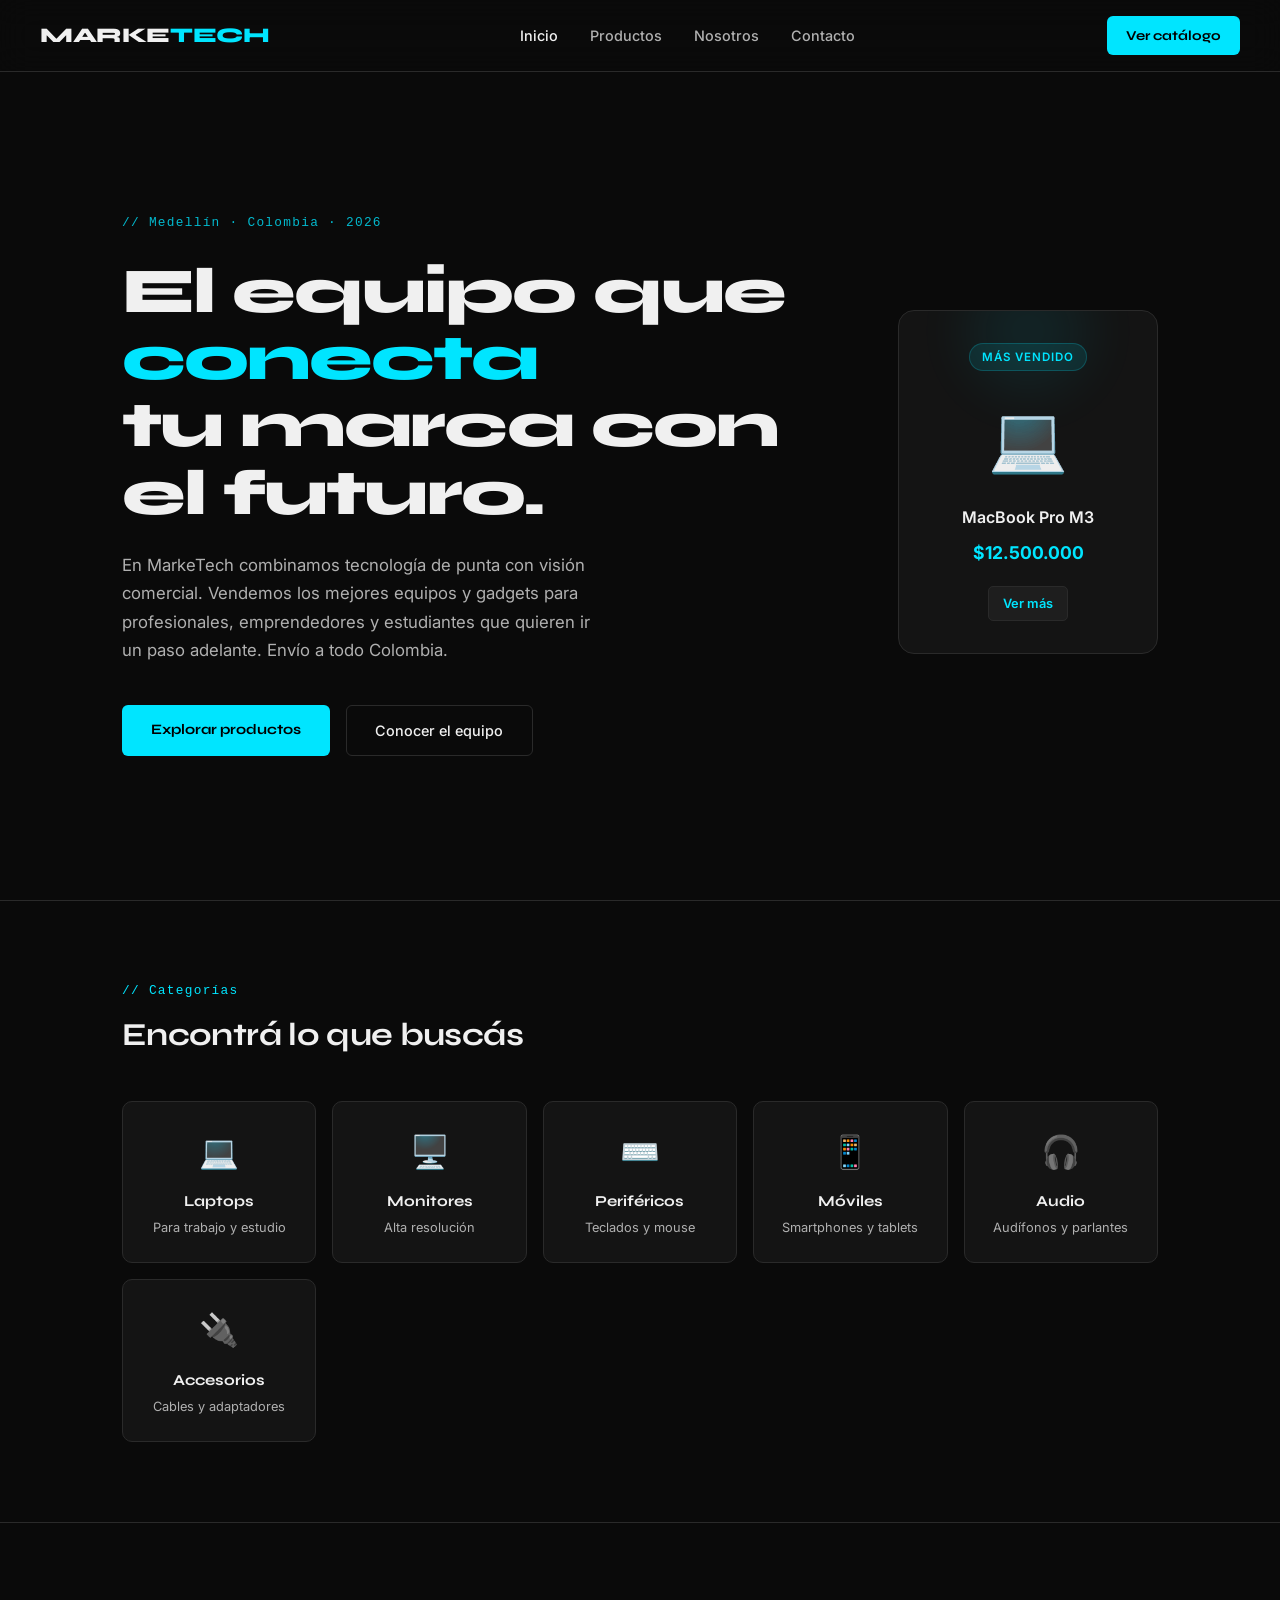
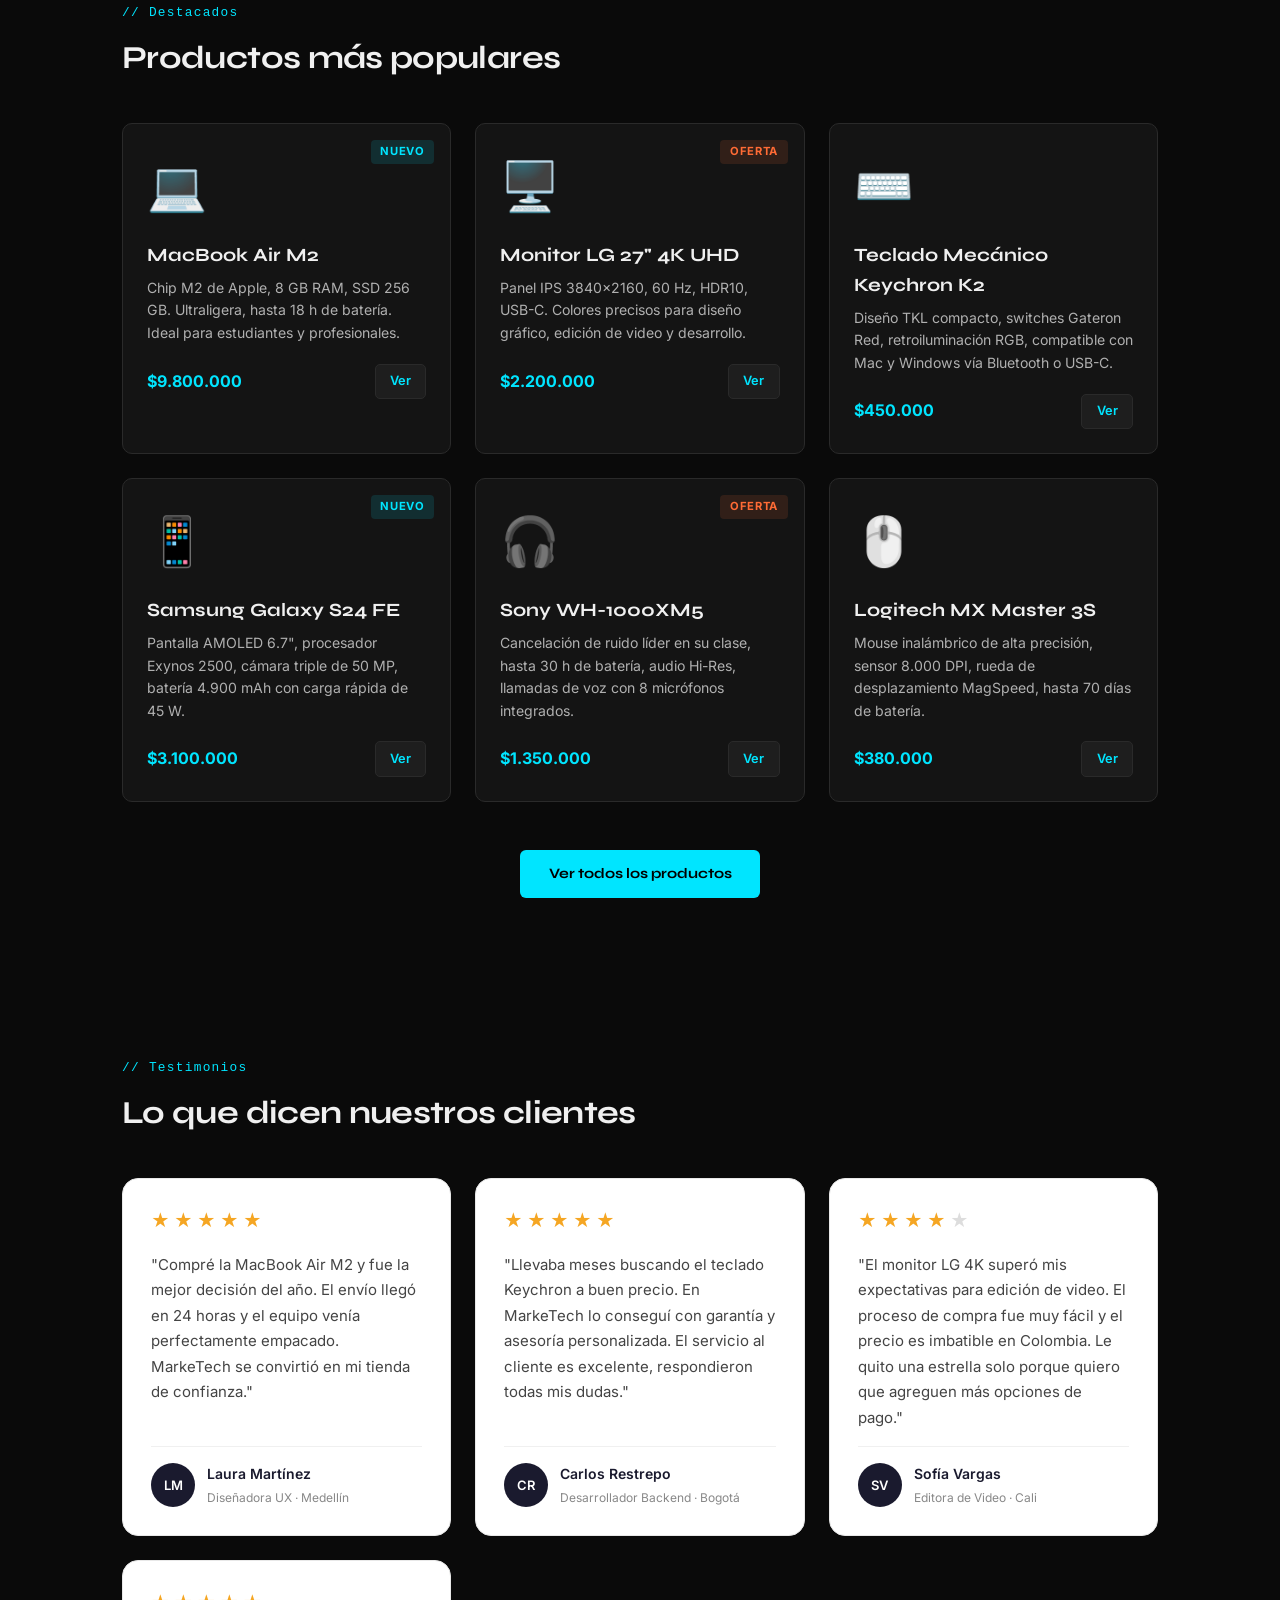
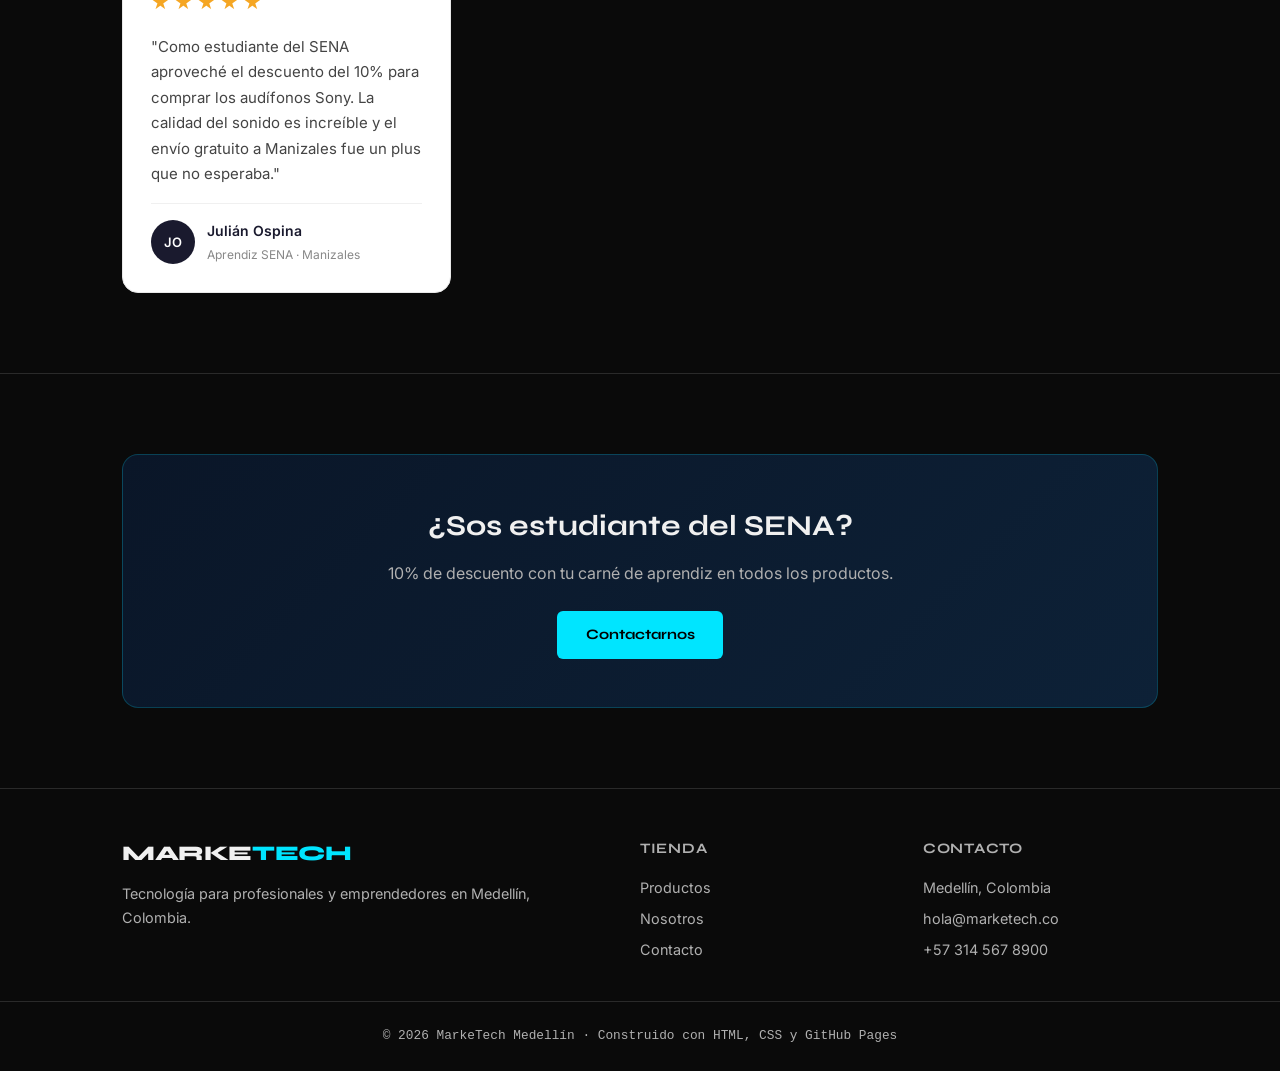
<file: index.html>
<!DOCTYPE html>
<html lang="es">
<head>
  <meta charset="UTF-8">
  <meta name="viewport" content="width=device-width, initial-scale=1.0">
  <title>MarkeTech Medellín — Tecnología que impulsa tu negocio</title>
  <link rel="preconnect" href="https://fonts.googleapis.com">
  <link href="https://fonts.googleapis.com/css2?family=Syne:wght@400;600;700;800&family=Inter:wght@300;400;500&display=swap" rel="stylesheet">
  <link rel="stylesheet" href="styles.css">
</head>
<body>

<!--
==================================================
PROYECTO: MARKETECH

ARCHIVO:
index.html

PROPÓSITO:
Página principal del sitio web.

ESTRUCTURA:
1. Navbar
2. Hero
3. Categorías
4. Productos Destacados
5. Testimonios
6. Banner Promocional
7. Footer

ÚLTIMA ACTUALIZACIÓN:
Junio 2026
==================================================
-->


  <!-- COMPONENTE: NAVEGACIÓN PRINCIPAL -->
  <nav class="navbar">
    <a href="index.html" class="nav-logo">MARKE<span>TECH</span></a>
    <ul class="nav-links">
      <li><a href="index.html" class="active">Inicio</a></li>
      <li><a href="producto.html">Productos</a></li>
      <li><a href="nosotros.html">Nosotros</a></li>
      <li><a href="contacto.html">Contacto</a></li>
    </ul>
    <a href="producto.html" class="btn-nav">Ver catálogo</a>
  </nav>

  <!-- HERO -->
  <section class="hero">
    <div class="hero-content">
      <span class="hero-tag">// Medellín · Colombia · 2026</span>
      <h1 class="hero-title">
        El equipo que<br>
        <span class="highlight">conecta</span><br>
        tu marca con el futuro.
      </h1>
      <p class="hero-desc">
        En MarkeTech combinamos tecnología de punta con visión comercial.
        Vendemos los mejores equipos y gadgets para profesionales, emprendedores
        y estudiantes que quieren ir un paso adelante. Envío a todo Colombia.
      </p>
      <div class="hero-actions">
        <a href="producto.html" class="btn-primary">Explorar productos</a>
        <a href="nosotros.html" class="btn-ghost">Conocer el equipo</a>
      </div>
    </div>
    <div class="hero-visual">
      <div class="hero-card">
        <div class="card-glow"></div>
        <span class="card-label">Más vendido</span>
        <div class="card-img">💻</div>
        <p class="card-name">MacBook Pro M3</p>
        <p class="card-price">$12.500.000</p>
        <a href="producto.html" class="btn-small">Ver más</a>
      </div>
    </div>
  </section>

  <!-- CATEGORÍAS -->
  <section class="categories">
    <div class="container">
      <p class="section-tag">// Categorías</p>
      <h2 class="section-title">Encontrá lo que buscás</h2>
      <div class="cat-grid">
        <a href="producto.html" class="cat-card">
          <span class="cat-icon">💻</span>
          <h3>Laptops</h3>
          <p>Para trabajo y estudio</p>
        </a>
        <a href="producto.html" class="cat-card">
          <span class="cat-icon">🖥️</span>
          <h3>Monitores</h3>
          <p>Alta resolución</p>
        </a>
        <a href="producto.html" class="cat-card">
          <span class="cat-icon">⌨️</span>
          <h3>Periféricos</h3>
          <p>Teclados y mouse</p>
        </a>
        <a href="producto.html" class="cat-card">
          <span class="cat-icon">📱</span>
          <h3>Móviles</h3>
          <p>Smartphones y tablets</p>
        </a>
        <a href="producto.html" class="cat-card">
          <span class="cat-icon">🎧</span>
          <h3>Audio</h3>
          <p>Audífonos y parlantes</p>
        </a>
        <a href="producto.html" class="cat-card">
          <span class="cat-icon">🔌</span>
          <h3>Accesorios</h3>
          <p>Cables y adaptadores</p>
        </a>
      </div>
    </div>
  </section>

  <!-- DESTACADOS -->
  <section class="featured">
    <div class="container">
      <p class="section-tag">// Destacados</p>
      <h2 class="section-title">Productos más populares</h2>
      <div class="products-grid">

        <div class="product-card">
          <span class="product-badge">Nuevo</span>
          <div class="product-img">💻</div>
          <h3>MacBook Air M2</h3>
          <p class="product-desc">Chip M2 de Apple, 8 GB RAM, SSD 256 GB. Ultraligera, hasta 18 h de batería. Ideal para estudiantes y profesionales.</p>
          <div class="product-footer">
            <span class="product-price">$9.800.000</span>
            <a href="producto.html" class="btn-small">Ver</a>
          </div>
        </div>

        <div class="product-card">
          <span class="product-badge oferta">Oferta</span>
          <div class="product-img">🖥️</div>
          <h3>Monitor LG 27" 4K UHD</h3>
          <p class="product-desc">Panel IPS 3840×2160, 60 Hz, HDR10, USB-C. Colores precisos para diseño gráfico, edición de video y desarrollo.</p>
          <div class="product-footer">
            <span class="product-price">$2.200.000</span>
            <a href="producto.html" class="btn-small">Ver</a>
          </div>
        </div>

        <div class="product-card">
          <div class="product-img">⌨️</div>
          <h3>Teclado Mecánico Keychron K2</h3>
          <p class="product-desc">Diseño TKL compacto, switches Gateron Red, retroiluminación RGB, compatible con Mac y Windows vía Bluetooth o USB-C.</p>
          <div class="product-footer">
            <span class="product-price">$450.000</span>
            <a href="producto.html" class="btn-small">Ver</a>
          </div>
        </div>

        <div class="product-card">
          <span class="product-badge">Nuevo</span>
          <div class="product-img">📱</div>
          <h3>Samsung Galaxy S24 FE</h3>
          <p class="product-desc">Pantalla AMOLED 6.7", procesador Exynos 2500, cámara triple de 50 MP, batería 4.900 mAh con carga rápida de 45 W.</p>
          <div class="product-footer">
            <span class="product-price">$3.100.000</span>
            <a href="producto.html" class="btn-small">Ver</a>
          </div>
        </div>

        <div class="product-card">
          <span class="product-badge oferta">Oferta</span>
          <div class="product-img">🎧</div>
          <h3>Sony WH-1000XM5</h3>
          <p class="product-desc">Cancelación de ruido líder en su clase, hasta 30 h de batería, audio Hi-Res, llamadas de voz con 8 micrófonos integrados.</p>
          <div class="product-footer">
            <span class="product-price">$1.350.000</span>
            <a href="producto.html" class="btn-small">Ver</a>
          </div>
        </div>

        <div class="product-card">
          <div class="product-img">🖱️</div>
          <h3>Logitech MX Master 3S</h3>
          <p class="product-desc">Mouse inalámbrico de alta precisión, sensor 8.000 DPI, rueda de desplazamiento MagSpeed, hasta 70 días de batería.</p>
          <div class="product-footer">
            <span class="product-price">$380.000</span>
            <a href="producto.html" class="btn-small">Ver</a>
          </div>
        </div>

      </div>
      <div class="section-cta">
        <a href="producto.html" class="btn-primary">Ver todos los productos</a>
      </div>
    </div>
  </section>

  <!-- TESTIMONIOS -->
  <section class="testimonios">
    <div class="container">
      <p class="section-tag">// Testimonios</p>
      <h2 class="section-title">Lo que dicen nuestros clientes</h2>
      <div class="testimonios-grid">

        <div class="testimonio-card">
          <div class="testimonio-estrellas">
            <span class="estrella">★</span>
            <span class="estrella">★</span>
            <span class="estrella">★</span>
            <span class="estrella">★</span>
            <span class="estrella">★</span>
          </div>
          <p class="testimonio-texto">"Compré la MacBook Air M2 y fue la mejor decisión del año. El envío llegó en 24 horas y el equipo venía perfectamente empacado. MarkeTech se convirtió en mi tienda de confianza."</p>
          <div class="testimonio-autor">
            <div class="autor-avatar">LM</div>
            <div>
              <p class="autor-nombre">Laura Martínez</p>
              <p class="autor-cargo">Diseñadora UX · Medellín</p>
            </div>
          </div>
        </div>

        <div class="testimonio-card">
          <div class="testimonio-estrellas">
            <span class="estrella">★</span>
            <span class="estrella">★</span>
            <span class="estrella">★</span>
            <span class="estrella">★</span>
            <span class="estrella">★</span>
          </div>
          <p class="testimonio-texto">"Llevaba meses buscando el teclado Keychron a buen precio. En MarkeTech lo conseguí con garantía y asesoría personalizada. El servicio al cliente es excelente, respondieron todas mis dudas."</p>
          <div class="testimonio-autor">
            <div class="autor-avatar">CR</div>
            <div>
              <p class="autor-nombre">Carlos Restrepo</p>
              <p class="autor-cargo">Desarrollador Backend · Bogotá</p>
            </div>
          </div>
        </div>

        <div class="testimonio-card">
          <div class="testimonio-estrellas">
            <span class="estrella">★</span>
            <span class="estrella">★</span>
            <span class="estrella">★</span>
            <span class="estrella">★</span>
            <span class="estrella vacia">★</span>
          </div>
          <p class="testimonio-texto">"El monitor LG 4K superó mis expectativas para edición de video. El proceso de compra fue muy fácil y el precio es imbatible en Colombia. Le quito una estrella solo porque quiero que agreguen más opciones de pago."</p>
          <div class="testimonio-autor">
            <div class="autor-avatar">SV</div>
            <div>
              <p class="autor-nombre">Sofía Vargas</p>
              <p class="autor-cargo">Editora de Video · Cali</p>
            </div>
          </div>
        </div>

        <div class="testimonio-card">
          <div class="testimonio-estrellas">
            <span class="estrella">★</span>
            <span class="estrella">★</span>
            <span class="estrella">★</span>
            <span class="estrella">★</span>
            <span class="estrella">★</span>
          </div>
          <p class="testimonio-texto">"Como estudiante del SENA aproveché el descuento del 10% para comprar los audífonos Sony. La calidad del sonido es increíble y el envío gratuito a Manizales fue un plus que no esperaba."</p>
          <div class="testimonio-autor">
            <div class="autor-avatar">JO</div>
            <div>
              <p class="autor-nombre">Julián Ospina</p>
              <p class="autor-cargo">Aprendiz SENA · Manizales</p>
            </div>
          </div>
        </div>

      </div>
    </div>
  </section>

  <!-- BANNER -->
  <section class="banner">
    <div class="container">
      <div class="banner-content">
        <h2>¿Sos estudiante del SENA?</h2>
        <p>10% de descuento con tu carné de aprendiz en todos los productos.</p>
        <a href="contacto.html" class="btn-primary">Contactarnos</a>
      </div>
    </div>
  </section>

  <footer class="footer">
    <div class="container footer-grid">
      <div>
        <a href="index.html" class="nav-logo">MARKE<span>TECH</span></a>
        <p class="footer-desc">Tecnología para profesionales y emprendedores en Medellín, Colombia.</p>
      </div>
      <div>
        <p class="footer-title">Tienda</p>
        <ul>
          <li><a href="producto.html">Productos</a></li>
          <li><a href="nosotros.html">Nosotros</a></li>
          <li><a href="contacto.html">Contacto</a></li>
        </ul>
      </div>
      <div>
        <p class="footer-title">Contacto</p>
        <ul>
          <li>Medellín, Colombia</li>
          <li>hola@marketech.co</li>
          <li>+57 314 567 8900</li>
        </ul>
      </div>
    </div>
    <div class="footer-bottom">
      <p>© 2026 MarkeTech Medellín · Construido con HTML, CSS y GitHub Pages</p>
    </div>
  </footer>

</body>
</html>
</file>
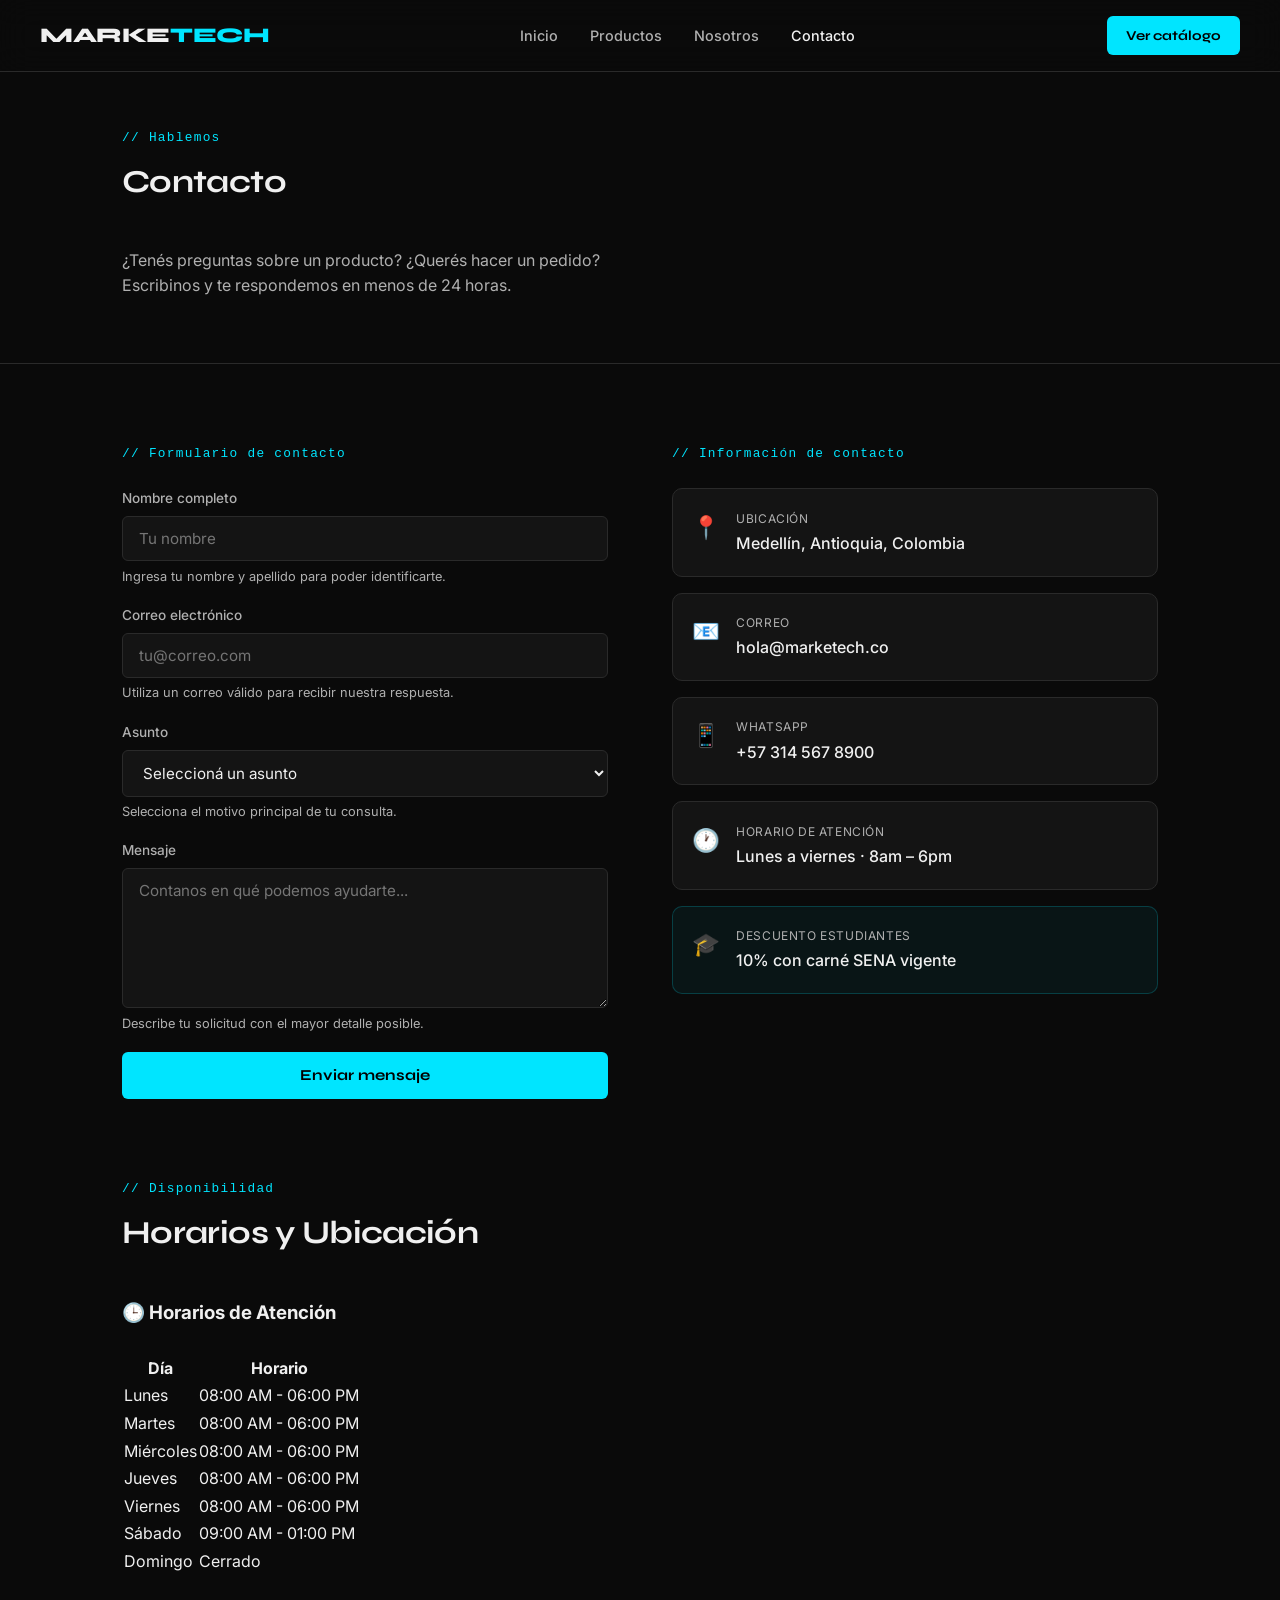
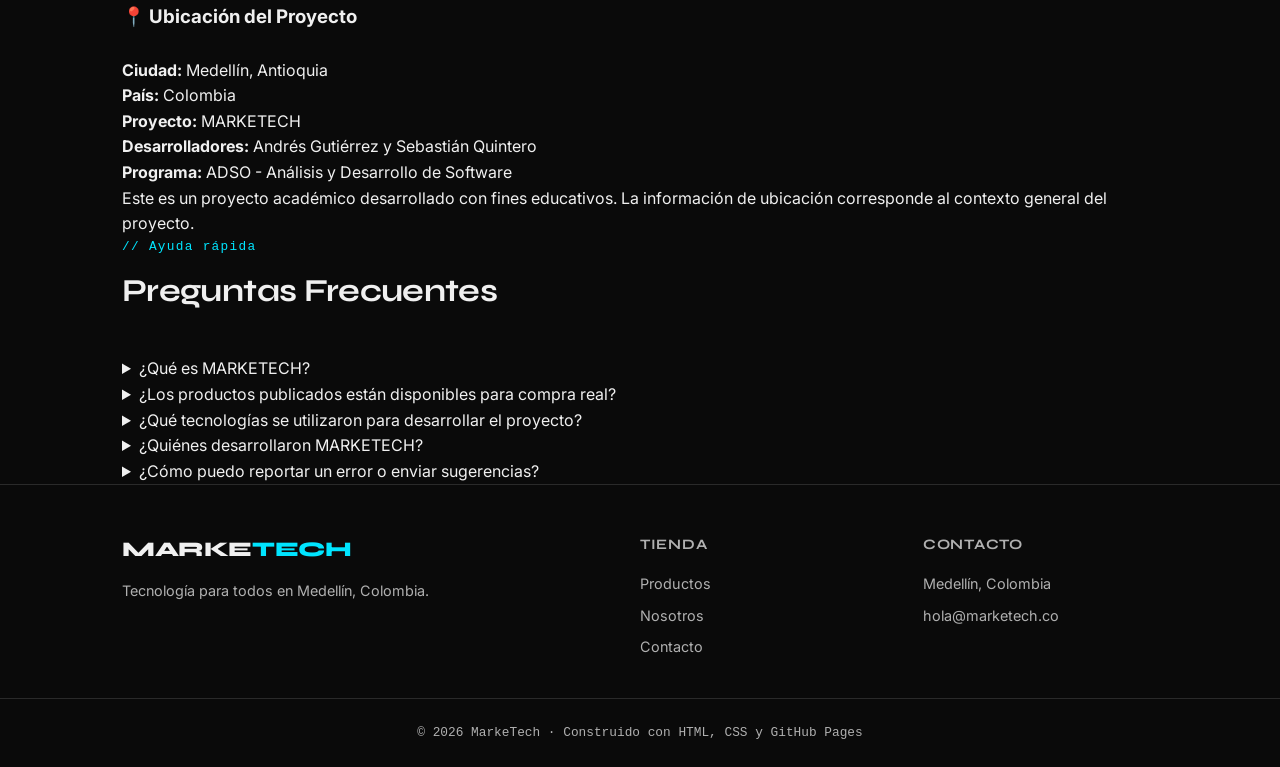
<file: contacto.html>
<!doctype html>
<html lang="es">
  <head>
    <meta charset="UTF-8" />
    <meta name="viewport" content="width=device-width, initial-scale=1.0" />
    <title>Contacto — MarkeTech</title>
    <link rel="preconnect" href="https://fonts.googleapis.com" />
    <link
      href="https://fonts.googleapis.com/css2?family=Syne:wght@400;600;700;800&family=Inter:wght@300;400;500&display=swap"
      rel="stylesheet"
    />
    <link rel="stylesheet" href="styles.css" />
  </head>
  <body>
    <nav class="navbar">
      <a href="index.html" class="nav-logo">MARKE<span>TECH</span></a>
      <ul class="nav-links">
        <li><a href="index.html">Inicio</a></li>
        <li><a href="producto.html">Productos</a></li>
        <li><a href="nosotros.html">Nosotros</a></li>
        <li><a href="contacto.html" class="active">Contacto</a></li>
      </ul>
      <a href="productos.html" class="btn-nav">Ver catálogo</a>
    </nav>

    <div class="contact-hero">
      <div class="container">
        <p class="section-tag">// Hablemos</p>
        <h1 class="section-title">Contacto</h1>
        <p style="color: var(--muted); max-width: 500px">
          ¿Tenés preguntas sobre un producto? ¿Querés hacer un pedido? Escribinos y te respondemos en menos de 24 horas.
        </p>
      </div>
    </div>

    <section class="contact-section">
      <div class="container">
        <div class="contact-grid">
          <!-- FORMULARIO -->
          <div>
            <p class="section-tag" style="margin-bottom: 1.5rem">// Formulario de contacto</p>
            <form class="contact-form" onsubmit="handleSubmit(event)">
              <div class="form-group">
                <label for="nombre">Nombre completo</label>
                <input type="text" id="nombre" placeholder="Tu nombre" required />
                <small class="form-help">Ingresa tu nombre y apellido para poder identificarte.</small>
              </div>
              <div class="form-group">
                <label for="email">Correo electrónico</label>
                <input type="email" id="email" placeholder="tu@correo.com" required />
                <small class="form-help">Utiliza un correo válido para recibir nuestra respuesta.</small>
              </div>
              <div class="form-group">
                <label for="asunto">Asunto</label>
                <select id="asunto">
                  <option value="">Seleccioná un asunto</option>
                  <option value="consulta">Consulta de producto</option>
                  <option value="pedido">Hacer un pedido</option>
                  <option value="descuento">Descuento estudiante SENA</option>
                  <option value="soporte">Soporte postventa</option>
                  <option value="otro">Otro</option>
                </select>
                <small class="form-help">Selecciona el motivo principal de tu consulta.</small>
              </div>
              <div class="form-group">
                <label for="mensaje">Mensaje</label>
                <textarea id="mensaje" placeholder="Contanos en qué podemos ayudarte..." required></textarea>
                <small class="form-help">Describe tu solicitud con el mayor detalle posible.</small>
              </div>
              <button type="submit" class="btn-submit">Enviar mensaje</button>
            </form>
            <div
              id="success-msg"
              style="
                display: none;
                margin-top: 1rem;
                padding: 1rem;
                background: rgba(0, 200, 150, 0.1);
                border: 1px solid var(--green);
                border-radius: 8px;
                color: var(--green);
              "
            >
              ✅ Mensaje enviado. Te contactamos pronto.
            </div>
          </div>

          <!-- INFO -->
          <div>
            <p class="section-tag" style="margin-bottom: 1.5rem">// Información de contacto</p>
            <div class="contact-info">
              <div class="info-item">
                <span class="info-icon">📍</span>
                <div>
                  <p class="info-label">Ubicación</p>
                  <p class="info-value">Medellín, Antioquia, Colombia</p>
                </div>
              </div>
              <div class="info-item">
                <span class="info-icon">📧</span>
                <div>
                  <p class="info-label">Correo</p>
                  <p class="info-value">hola@marketech.co</p>
                </div>
              </div>
              <div class="info-item">
                <span class="info-icon">📱</span>
                <div>
                  <p class="info-label">WhatsApp</p>
                  <p class="info-value">+57 314 567 8900</p>
                </div>
              </div>
              <div class="info-item">
                <span class="info-icon">🕐</span>
                <div>
                  <p class="info-label">Horario de atención</p>
                  <p class="info-value">Lunes a viernes · 8am – 6pm</p>
                </div>
              </div>
              <div class="info-item" style="border-color: rgba(0, 229, 255, 0.2); background: rgba(0, 229, 255, 0.05)">
                <span class="info-icon">🎓</span>
                <div>
                  <p class="info-label">Descuento estudiantes</p>
                  <p class="info-value">10% con carné SENA vigente</p>
                </div>
              </div>
            </div>
          </div>
        </div>
      </div>
    </section>

    <!-- HORARIOS Y UBICACIÓN -->

    <section class="schedule-section">
      <div class="container">

        <p class="section-tag">// Disponibilidad</p>
        <h2 class="section-title">Horarios y Ubicación</h2>

        <div class="schedule-grid">
          <!-- Horarios -->
          <div class="schedule-card">
            <h3>🕒 Horarios de Atención</h3><br>

            <table class="schedule-table">
              <thead>
                <tr>
                  <th>Día</th>
                  <th>Horario</th>
                </tr>
              </thead>

              <tbody>
                <tr>
                  <td>Lunes</td>
                  <td>08:00 AM - 06:00 PM</td>
                </tr>
                <tr>
                  <td>Martes</td>
                  <td>08:00 AM - 06:00 PM</td>
                </tr>
                <tr>
                  <td>Miércoles</td>
                  <td>08:00 AM - 06:00 PM</td>
                </tr>
                <tr>
                  <td>Jueves</td>
                  <td>08:00 AM - 06:00 PM</td>
                </tr>
                <tr>
                  <td>Viernes</td>
                  <td>08:00 AM - 06:00 PM</td>
                </tr>
                <tr>
                  <td>Sábado</td>
                  <td>09:00 AM - 01:00 PM</td>
                </tr>
                <tr>
                  <td>Domingo</td>
                  <td>Cerrado</td>
                </tr>
              </tbody>
            </table>
          </div><br>

          <!-- Ubicación -->
          <div class="schedule-card">
            <h3>📍 Ubicación del Proyecto</h3><br>

            <div class="location-info">
              <p><strong>Ciudad:</strong> Medellín, Antioquia</p>
              <p><strong>País:</strong> Colombia</p>
              <p><strong>Proyecto:</strong> MARKETECH</p>
              <p><strong>Desarrolladores:</strong> Andrés Gutiérrez y Sebastián Quintero</p>
              <p><strong>Programa:</strong> ADSO - Análisis y Desarrollo de Software</p>

              <div class="location-note">
                <p>
                  Este es un proyecto académico desarrollado con fines educativos. La información de ubicación
                  corresponde al contexto general del proyecto.
                </p>
              </div>
            </div>
          </div>
        </div>

      </div>
    </section>

    <!-- PREGUNTAS FRECUENTES -->

    <section class="faq-section">
      <div class="container">

        <p class="section-tag">// Ayuda rápida</p>
        <h2 class="section-title">Preguntas Frecuentes</h2>

        <div class="faq-container">
          <details class="faq-item">
            <summary>¿Qué es MARKETECH?</summary>
            <p>
              MARKETECH es un proyecto académico desarrollado por estudiantes de Análisis y Desarrollo de Software
              (ADSO), enfocado en la creación de una plataforma web para la visualización y gestión de productos
              tecnológicos.
            </p>
          </details>

          <details class="faq-item">
            <summary>¿Los productos publicados están disponibles para compra real?</summary>
            <p>
              No. Los productos mostrados en esta plataforma tienen fines educativos y demostrativos. El objetivo es
              mostrar el diseño, organización y funcionalidades de una tienda tecnológica en línea.
            </p>
          </details>

          <details class="faq-item">
            <summary>¿Qué tecnologías se utilizaron para desarrollar el proyecto?</summary>
            <p>
              El proyecto fue desarrollado utilizando HTML5, CSS3, JavaScript, Git y GitHub Pages, aplicando buenas
              prácticas de diseño web responsivo y control de versiones.
            </p>
          </details>

          <details class="faq-item">
            <summary>¿Quiénes desarrollaron MARKETECH?</summary>
            <p>
              El proyecto fue desarrollado por Andrés Gutiérrez y Sebastián Quintero como parte de su proceso de
              formación en el programa de Análisis y Desarrollo de Software (ADSO).
            </p>
          </details>

          <details class="faq-item">
            <summary>¿Cómo puedo reportar un error o enviar sugerencias?</summary>
            <p>
              Puedes utilizar el formulario de contacto disponible en esta página. Todas las observaciones y sugerencias
              ayudan a mejorar el proyecto y fortalecer la experiencia del usuario.
            </p>
          </details>
        </div>

      </div>
    </section>

    <footer class="footer">
      <div class="container footer-grid">
        <div>
          <a href="index.html" class="nav-logo">MARKE<span>TECH</span></a>
          <p class="footer-desc">Tecnología para todos en Medellín, Colombia.</p>
        </div>
        <div>
          <p class="footer-title">Tienda</p>
          <ul>
            <li><a href="producto.html">Productos</a></li>
            <li><a href="nosotros.html">Nosotros</a></li>
            <li><a href="contacto.html">Contacto</a></li>
          </ul>
        </div>
        <div>
          <p class="footer-title">Contacto</p>
          <ul>
            <li>Medellín, Colombia</li>
            <li>hola@marketech.co</li>
          </ul>
        </div>
      </div>
      <div class="footer-bottom">
        <p>© 2026 MarkeTech · Construido con HTML, CSS y GitHub Pages</p>
      </div>
    </footer>

    <script>
      function handleSubmit(e) {
        e.preventDefault();
        document.getElementById("success-msg").style.display = "block";
        e.target.reset();
      }
    </script>
  </body>
</html>
</file>
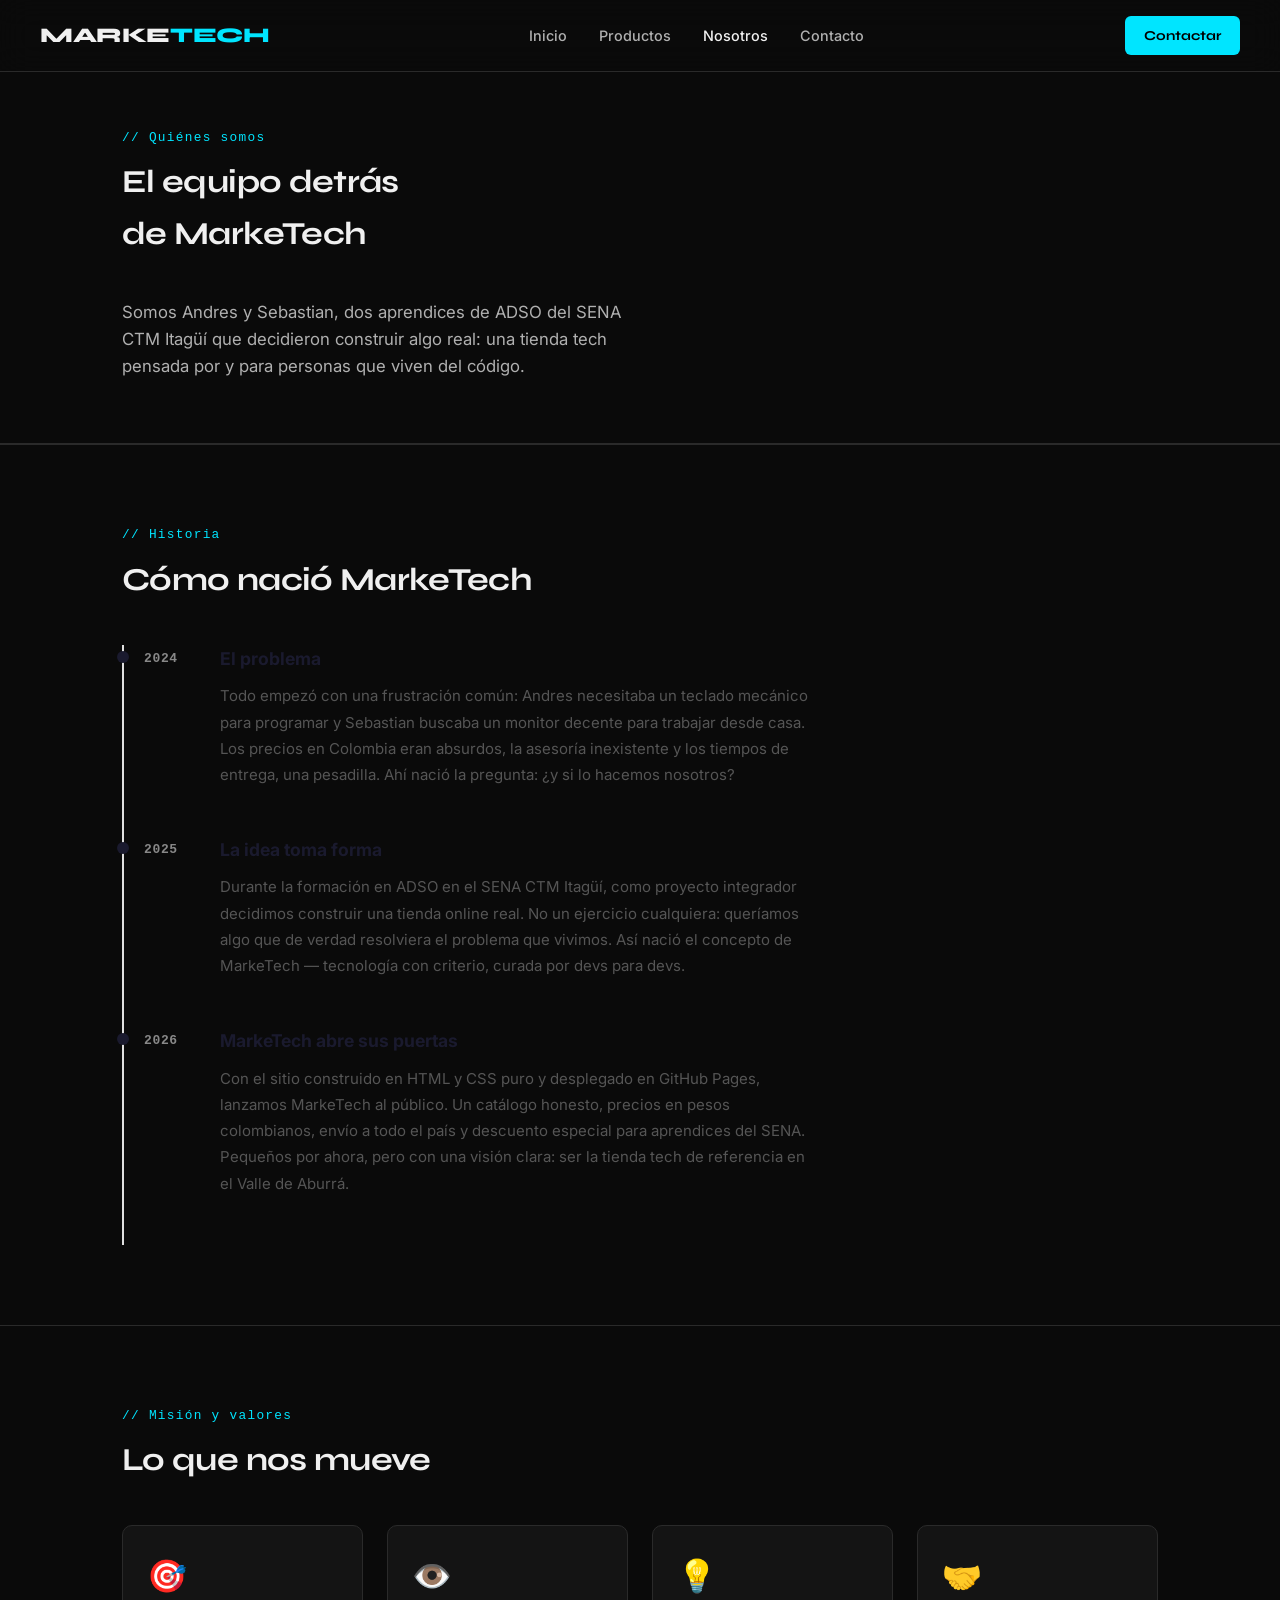
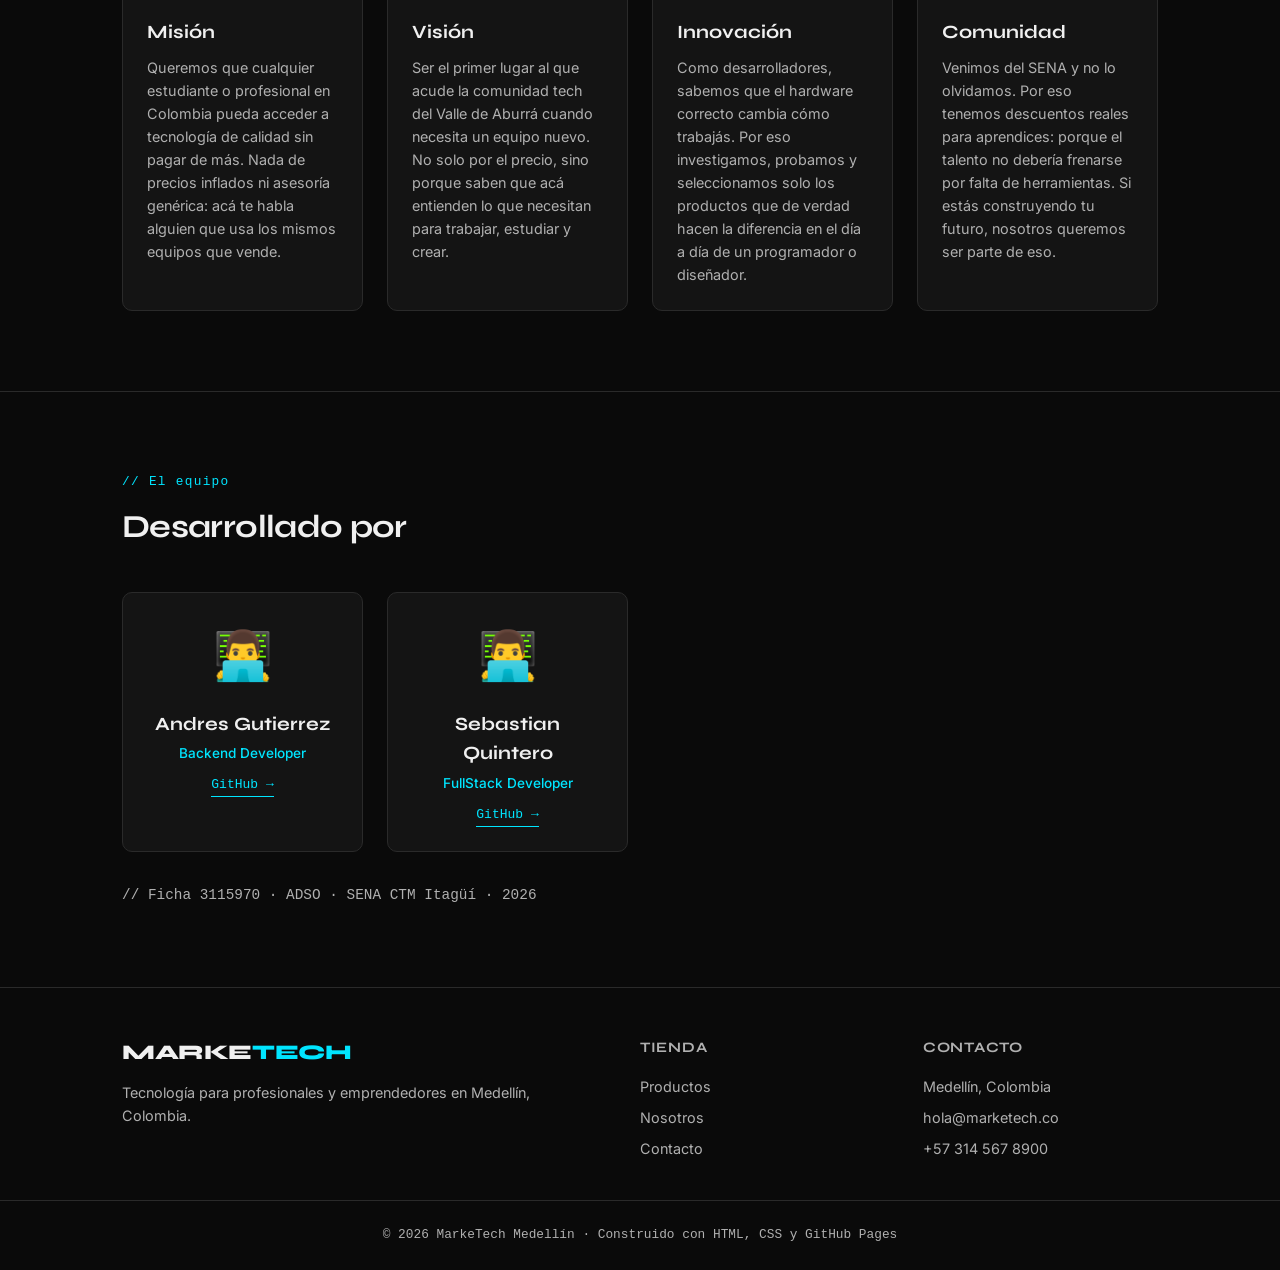
<file: nosotros.html>
<!DOCTYPE html>
<html lang="es">
<head>
  <meta charset="UTF-8">
  <meta name="viewport" content="width=device-width, initial-scale=1.0">
  <title>Nosotros — MarkeTech Medellín</title>
  <link rel="preconnect" href="https://fonts.googleapis.com">
  <link href="https://fonts.googleapis.com/css2?family=Syne:wght@400;600;700;800&family=Inter:wght@300;400;500&display=swap" rel="stylesheet">
  <link rel="stylesheet" href="styles.css">
</head>
<body>

  <nav class="navbar">
    <a href="index.html" class="nav-logo">MARKE<span>TECH</span></a>
    <ul class="nav-links">
      <li><a href="index.html">Inicio</a></li>
      <li><a href="producto.html">Productos</a></li>
      <li><a href="nosotros.html" class="active">Nosotros</a></li>
      <li><a href="contacto.html">Contacto</a></li>
    </ul>
    <a href="contacto.html" class="btn-nav">Contactar</a>
  </nav>

  <div class="about-hero">
    <div class="container">
      <p class="section-tag">// Quiénes somos</p>
      <h1 class="section-title">El equipo detrás<br>de MarkeTech</h1>
      <p style="color:var(--muted);max-width:500px;font-size:1.05rem">
        Somos Andres y Sebastian, dos aprendices de ADSO del SENA CTM Itagüí
        que decidieron construir algo real: una tienda tech pensada por y para
        personas que viven del código.
      </p>
    </div>
  </div>

  <!-- HISTORIA -->
  <section class="about-section historia">
    <div class="container">
      <p class="section-tag">// Historia</p>
      <h2 class="section-title">Cómo nació MarkeTech</h2>
      <div class="historia-timeline">

        <div class="historia-item">
          <div class="historia-año">2024</div>
          <div class="historia-contenido">
            <h3>El problema</h3>
            <p>Todo empezó con una frustración común: Andres necesitaba un teclado mecánico para programar y Sebastian buscaba un monitor decente para trabajar desde casa. Los precios en Colombia eran absurdos, la asesoría inexistente y los tiempos de entrega, una pesadilla. Ahí nació la pregunta: ¿y si lo hacemos nosotros?</p>
          </div>
        </div>

        <div class="historia-item">
          <div class="historia-año">2025</div>
          <div class="historia-contenido">
            <h3>La idea toma forma</h3>
            <p>Durante la formación en ADSO en el SENA CTM Itagüí, como proyecto integrador decidimos construir una tienda online real. No un ejercicio cualquiera: queríamos algo que de verdad resolviera el problema que vivimos. Así nació el concepto de MarkeTech — tecnología con criterio, curada por devs para devs.</p>
          </div>
        </div>

        <div class="historia-item">
          <div class="historia-año">2026</div>
          <div class="historia-contenido">
            <h3>MarkeTech abre sus puertas</h3>
            <p>Con el sitio construido en HTML y CSS puro y desplegado en GitHub Pages, lanzamos MarkeTech al público. Un catálogo honesto, precios en pesos colombianos, envío a todo el país y descuento especial para aprendices del SENA. Pequeños por ahora, pero con una visión clara: ser la tienda tech de referencia en el Valle de Aburrá.</p>
          </div>
        </div>

      </div>
    </div>
  </section>

  <!-- MISIÓN -->
  <section class="about-section">
    <div class="container">
      <p class="section-tag">// Misión y valores</p>
      <h2 class="section-title">Lo que nos mueve</h2>
      <div class="values-grid">

        <div class="value-card">
          <div class="value-icon">🎯</div>
          <h3>Misión</h3>
          <p>Queremos que cualquier estudiante o profesional en Colombia pueda acceder a tecnología de calidad sin pagar de más. Nada de precios inflados ni asesoría genérica: acá te habla alguien que usa los mismos equipos que vende.</p>
        </div>

        <div class="value-card">
          <div class="value-icon">👁️</div>
          <h3>Visión</h3>
          <p>Ser el primer lugar al que acude la comunidad tech del Valle de Aburrá cuando necesita un equipo nuevo. No solo por el precio, sino porque saben que acá entienden lo que necesitan para trabajar, estudiar y crear.</p>
        </div>

        <div class="value-card">
          <div class="value-icon">💡</div>
          <h3>Innovación</h3>
          <p>Como desarrolladores, sabemos que el hardware correcto cambia cómo trabajás. Por eso investigamos, probamos y seleccionamos solo los productos que de verdad hacen la diferencia en el día a día de un programador o diseñador.</p>
        </div>

        <div class="value-card">
          <div class="value-icon">🤝</div>
          <h3>Comunidad</h3>
          <p>Venimos del SENA y no lo olvidamos. Por eso tenemos descuentos reales para aprendices: porque el talento no debería frenarse por falta de herramientas. Si estás construyendo tu futuro, nosotros queremos ser parte de eso.</p>
        </div>

      </div>
    </div>
  </section>

  <!-- EQUIPO -->
  <section class="about-section">
    <div class="container">
      <p class="section-tag">// El equipo</p>
      <h2 class="section-title">Desarrollado por</h2>
      <div class="team-grid">

        <div class="team-card">
          <div class="team-avatar">👨‍💻</div>
          <h3>Andres Gutierrez</h3>
          <p class="team-role">Backend Developer</p>
          <a href="https://github.com/andrzguti22" target="_blank" class="team-github">GitHub →</a>
        </div>

        <div class="team-card">
          <div class="team-avatar">👨‍💻</div>
          <h3>Sebastian Quintero</h3>
          <p class="team-role">FullStack Developer</p>
          <a href="https://github.com/QuinSDev" target="_blank" class="team-github">GitHub →</a>
        </div>

      </div>
      <p style="color:var(--muted);font-size:0.9rem;margin-top:2rem;font-family:monospace">
        // Ficha 3115970 · ADSO · SENA CTM Itagüí · 2026
      </p>
    </div>
  </section>

  <footer class="footer">
    <div class="container footer-grid">
      <div>
        <a href="index.html" class="nav-logo">MARKE<span>TECH</span></a>
        <p class="footer-desc">Tecnología para profesionales y emprendedores en Medellín, Colombia.</p>
      </div>
      <div>
        <p class="footer-title">Tienda</p>
        <ul>
          <li><a href="producto.html">Productos</a></li>
          <li><a href="nosotros.html">Nosotros</a></li>
          <li><a href="contacto.html">Contacto</a></li>
        </ul>
      </div>
      <div>
        <p class="footer-title">Contacto</p>
        <ul>
          <li>Medellín, Colombia</li>
          <li>hola@marketech.co</li>
          <li>+57 314 567 8900</li>
        </ul>
      </div>
    </div>
    <div class="footer-bottom">
      <p>© 2026 MarkeTech Medellín · Construido con HTML, CSS y GitHub Pages</p>
    </div>
  </footer>

</body>
</html>
</file>
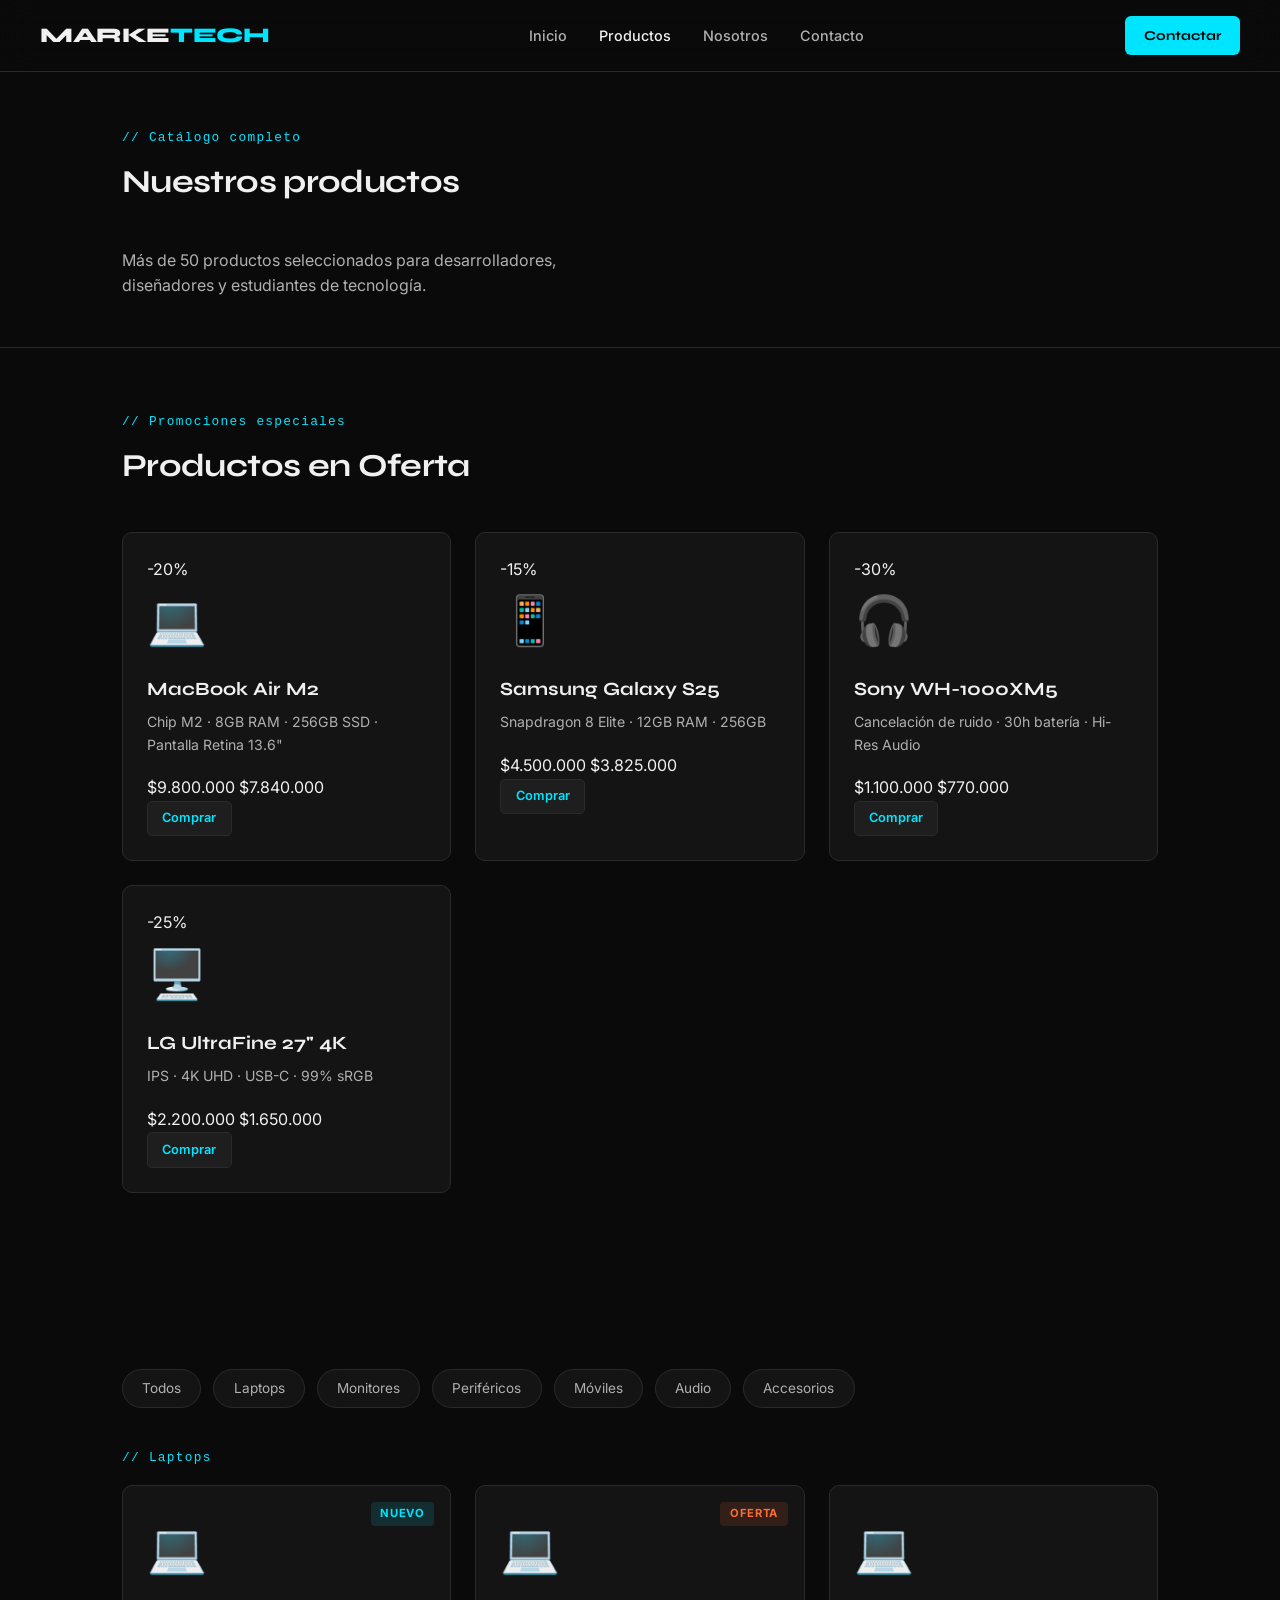
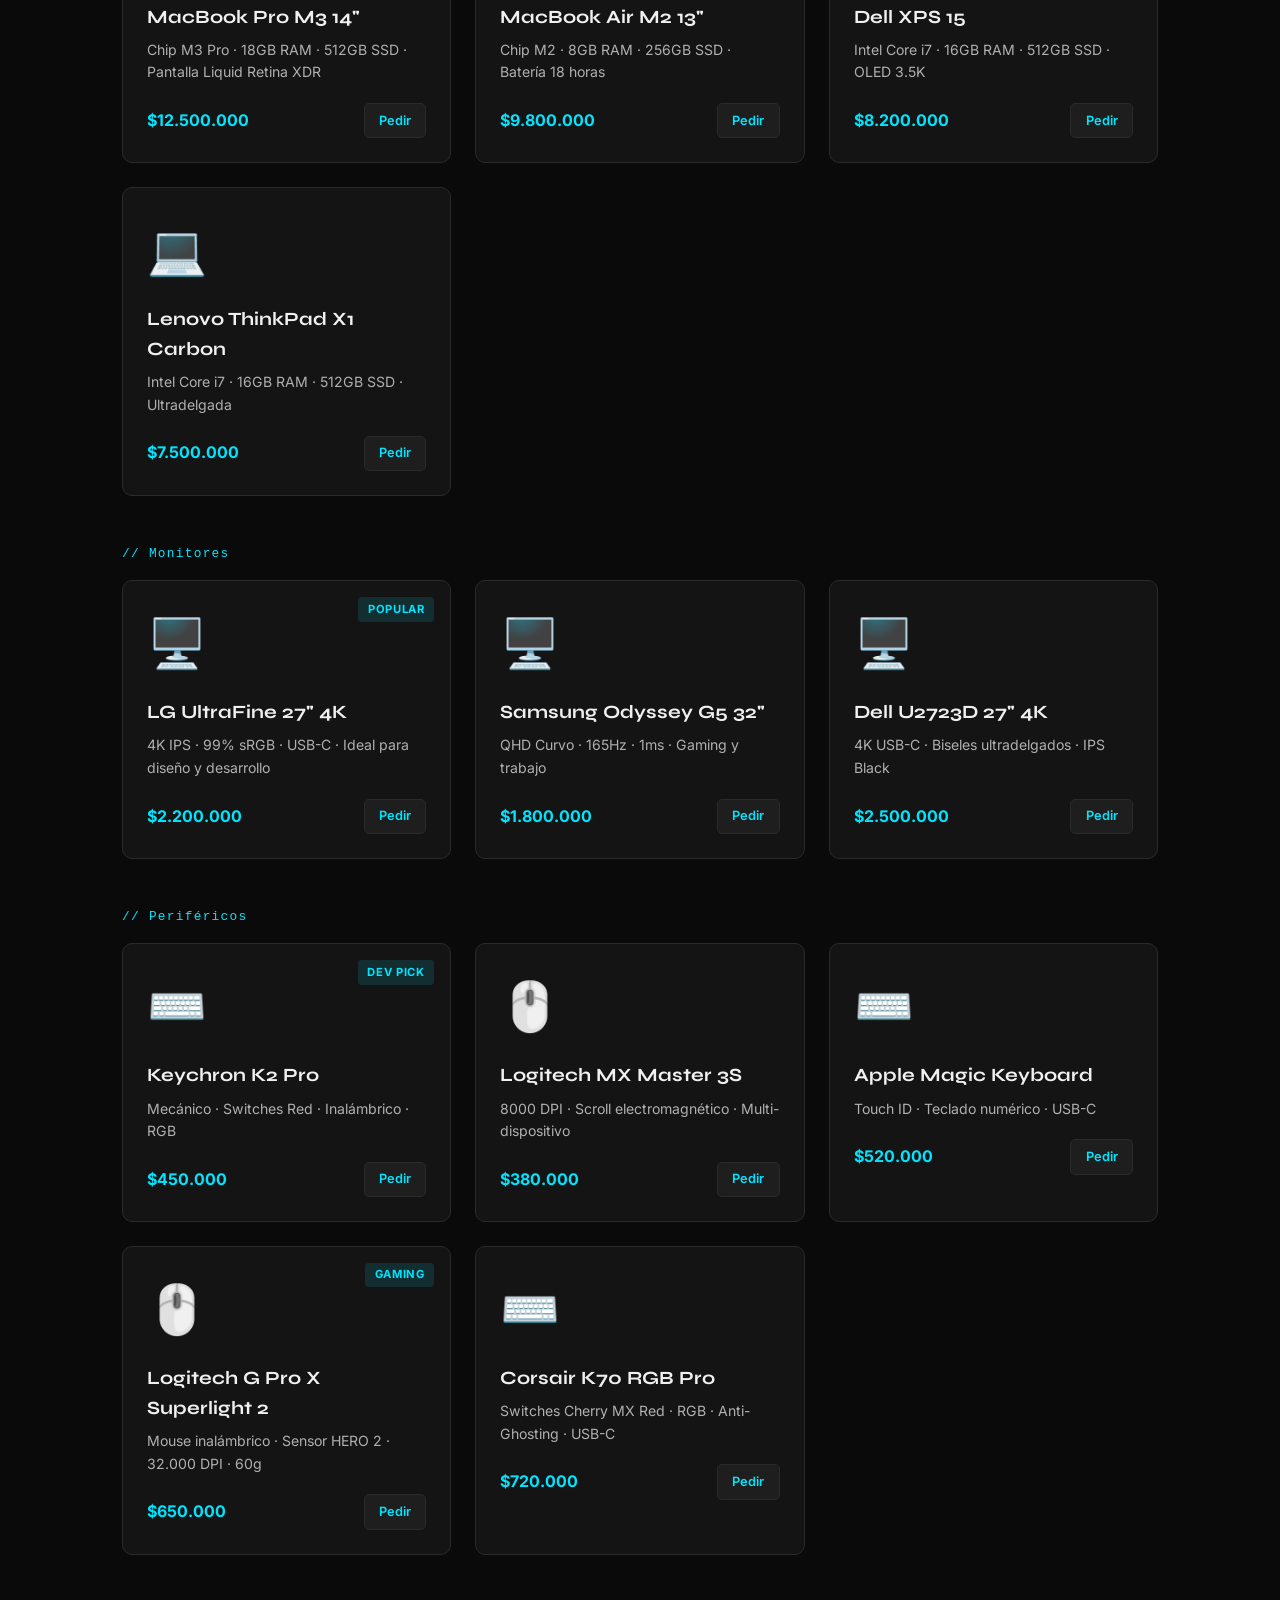
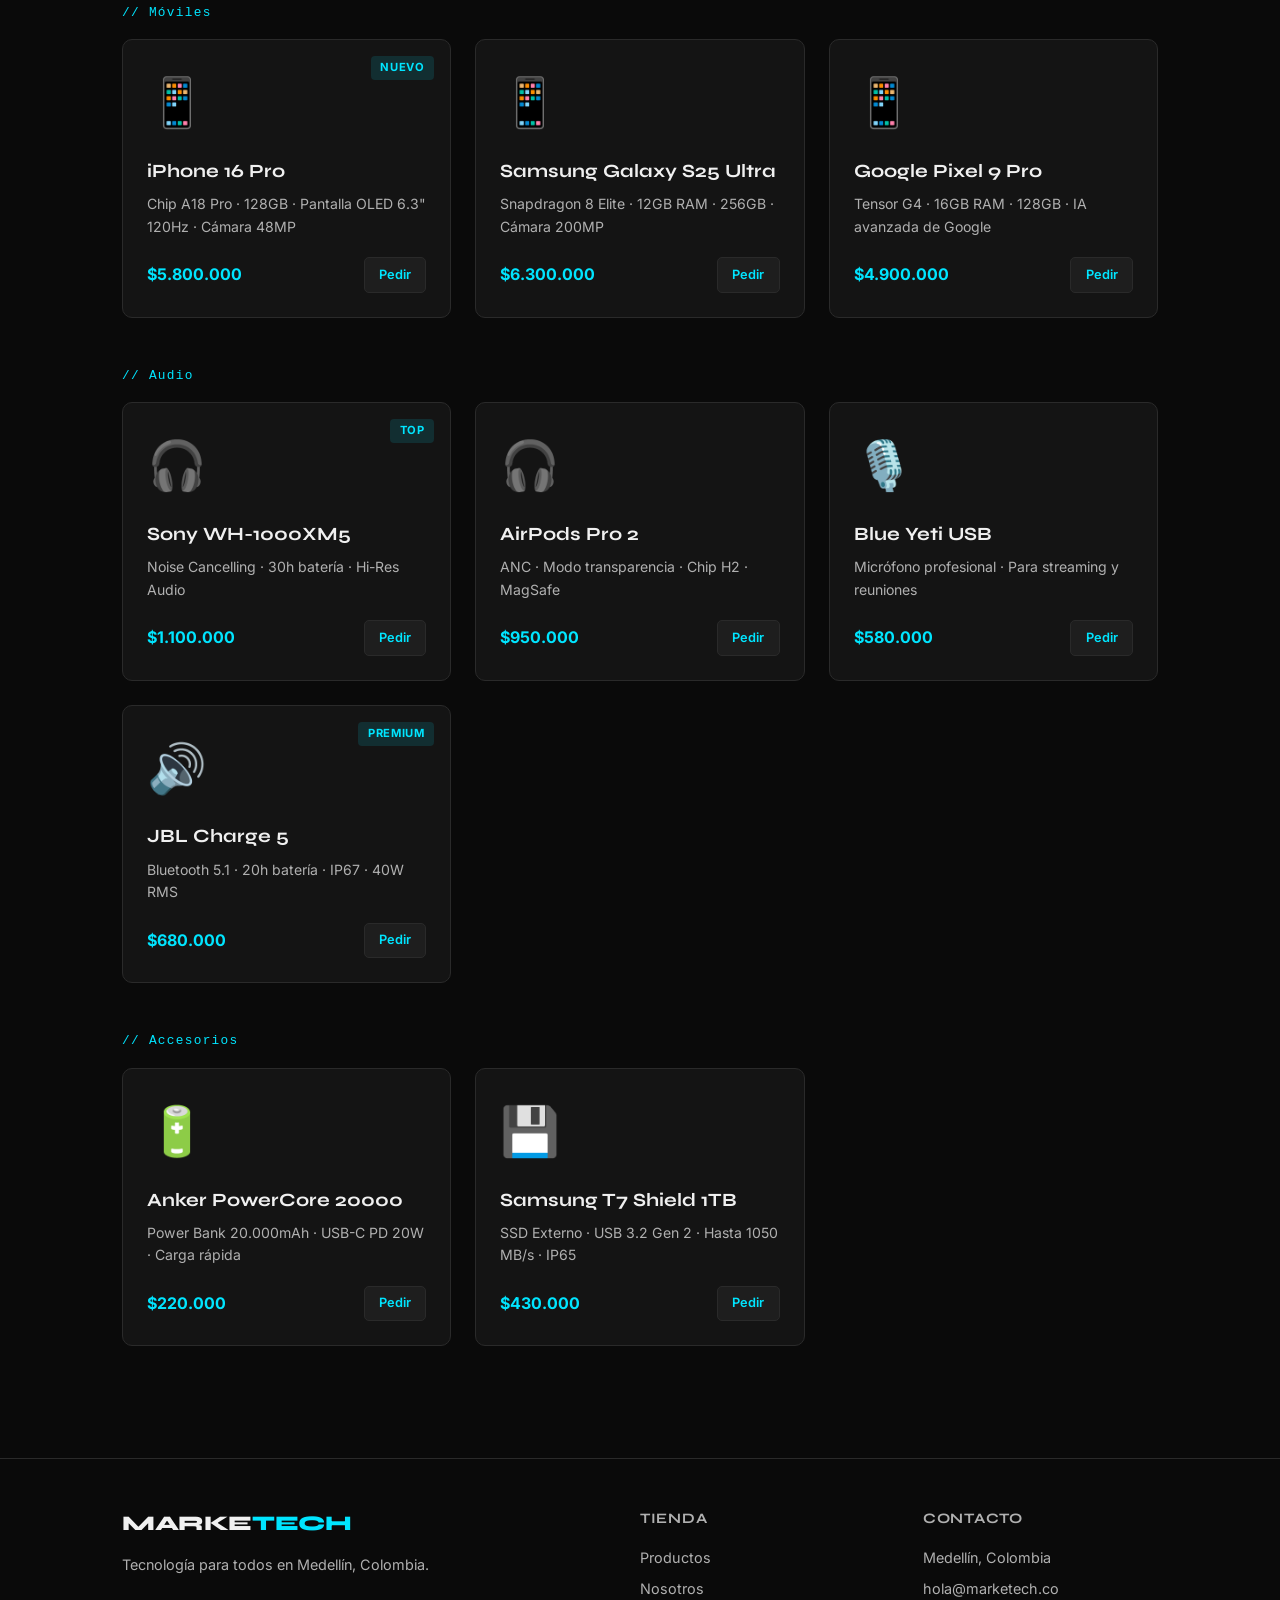
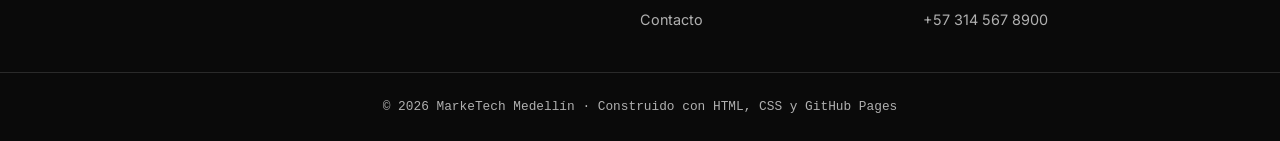
<file: producto.html>
<!doctype html>
<html lang="es">
  <head>
    <meta charset="UTF-8" />
    <meta name="viewport" content="width=device-width, initial-scale=1.0" />
    <title>Productos — MarkeTech Medellín</title>
    <link rel="preconnect" href="https://fonts.googleapis.com" />
    <link
      href="https://fonts.googleapis.com/css2?family=Syne:wght@400;600;700;800&family=Inter:wght@300;400;500&display=swap"
      rel="stylesheet"
    />
    <link rel="stylesheet" href="styles.css" />
  </head>
  <body>
    <nav class="navbar">
      <a href="index.html" class="nav-logo">MARKE<span>TECH</span></a>
      <ul class="nav-links">
        <li><a href="index.html">Inicio</a></li>
        <li><a href="producto.html" class="active">Productos</a></li>
        <li><a href="nosotros.html">Nosotros</a></li>
        <li><a href="contacto.html">Contacto</a></li>
      </ul>
      <a href="contacto.html" class="btn-nav">Contactar</a>
    </nav>

    <div class="page-hero">
      <div class="container">
        <p class="section-tag">// Catálogo completo</p>
        <h1 class="section-title">Nuestros productos</h1>
        <p style="color: var(--muted); max-width: 500px">
          Más de 50 productos seleccionados para desarrolladores, diseñadores y estudiantes de tecnología.
        </p>
      </div>
    </div>

    <!-- PRODUCTOS EN OFERTA -->
    <section class="catalog-section" id="catalogo">
      <div class="container">
        <p class="section-tag">// Promociones especiales</p>
        <h2 class="section-title">Productos en Oferta</h2>

        <div class="products-grid">
          <!-- Producto 1 -->
          <div class="product-card offer-card">
            <span class="discount-badge">-20%</span>

            <div class="product-img">💻</div>

            <h3>MacBook Air M2</h3>

            <p class="product-desc">Chip M2 · 8GB RAM · 256GB SSD · Pantalla Retina 13.6"</p>

            <div class="price-box">
              <span class="old-price">$9.800.000</span>
              <span class="new-price">$7.840.000</span>
            </div>

            <a href="contacto.html" class="btn-small">Comprar</a>
          </div>

          <!-- Producto 2 -->
          <div class="product-card offer-card">
            <span class="discount-badge">-15%</span>

            <div class="product-img">📱</div>

            <h3>Samsung Galaxy S25</h3>

            <p class="product-desc">Snapdragon 8 Elite · 12GB RAM · 256GB</p>

            <div class="price-box">
              <span class="old-price">$4.500.000</span>
              <span class="new-price">$3.825.000</span>
            </div>

            <a href="contacto.html" class="btn-small">Comprar</a>
          </div>

          <!-- Producto 3 -->
          <div class="product-card offer-card">
            <span class="discount-badge">-30%</span>

            <div class="product-img">🎧</div>

            <h3>Sony WH-1000XM5</h3>

            <p class="product-desc">Cancelación de ruido · 30h batería · Hi-Res Audio</p>

            <div class="price-box">
              <span class="old-price">$1.100.000</span>
              <span class="new-price">$770.000</span>
            </div>

            <a href="contacto.html" class="btn-small">Comprar</a>
          </div>

          <!-- Producto 4 -->
          <div class="product-card offer-card">
            <span class="discount-badge">-25%</span>

            <div class="product-img">🖥️</div>

            <h3>LG UltraFine 27" 4K</h3>

            <p class="product-desc">IPS · 4K UHD · USB-C · 99% sRGB</p>

            <div class="price-box">
              <span class="old-price">$2.200.000</span>
              <span class="new-price">$1.650.000</span>
            </div>

            <a href="contacto.html" class="btn-small">Comprar</a>
          </div>
        </div>
      </div>
    </section>

    <section class="catalog-section">
      <div class="container">
        <!-- FILTROS -->
        <div class="filter-bar">
          <a href="#catalogo" class="filter-btn">Todos</a>
          <a href="#laptops" class="filter-btn">Laptops</a>
          <a href="#monitores" class="filter-btn">Monitores</a>
          <a href="#perifericos" class="filter-btn">Periféricos</a>
          <a href="#moviles" class="filter-btn">Móviles</a>
          <a href="#audio" class="filter-btn">Audio</a>
          <a href="#accesorios" class="filter-btn">Accesorios</a>
        </div>

        <!-- LAPTOPS -->
        <p class="section-tag" style="margin-bottom: 1rem"><span id="laptops"></span>// Laptops</p>
        <div class="products-grid" style="margin-bottom: 3rem">
          <div class="product-card">
            <span class="product-badge">Nuevo</span>
            <div class="product-img">💻</div>
            <h3>MacBook Pro M3 14"</h3>
            <p class="product-desc">Chip M3 Pro · 18GB RAM · 512GB SSD · Pantalla Liquid Retina XDR</p>
            <div class="product-footer">
              <span class="product-price">$12.500.000</span>
              <a href="contacto.html" class="btn-small">Pedir</a>
            </div>
          </div>
          <div class="product-card">
            <span class="product-badge oferta">Oferta</span>
            <div class="product-img">💻</div>
            <h3>MacBook Air M2 13"</h3>
            <p class="product-desc">Chip M2 · 8GB RAM · 256GB SSD · Batería 18 horas</p>
            <div class="product-footer">
              <span class="product-price">$9.800.000</span>
              <a href="contacto.html" class="btn-small">Pedir</a>
            </div>
          </div>
          <div class="product-card">
            <div class="product-img">💻</div>
            <h3>Dell XPS 15</h3>
            <p class="product-desc">Intel Core i7 · 16GB RAM · 512GB SSD · OLED 3.5K</p>
            <div class="product-footer">
              <span class="product-price">$8.200.000</span>
              <a href="contacto.html" class="btn-small">Pedir</a>
            </div>
          </div>
          <div class="product-card">
            <div class="product-img">💻</div>
            <h3>Lenovo ThinkPad X1 Carbon</h3>
            <p class="product-desc">Intel Core i7 · 16GB RAM · 512GB SSD · Ultradelgada</p>
            <div class="product-footer">
              <span class="product-price">$7.500.000</span>
              <a href="contacto.html" class="btn-small">Pedir</a>
            </div>
          </div>
        </div>

        <!-- MONITORES -->
        <p class="section-tag" style="margin-bottom: 1rem"><span id="monitores"></span>// Monitores</p>
        <div class="products-grid" style="margin-bottom: 3rem">
          <div class="product-card">
            <span class="product-badge">Popular</span>
            <div class="product-img">🖥️</div>
            <h3>LG UltraFine 27" 4K</h3>
            <p class="product-desc">4K IPS · 99% sRGB · USB-C · Ideal para diseño y desarrollo</p>
            <div class="product-footer">
              <span class="product-price">$2.200.000</span>
              <a href="contacto.html" class="btn-small">Pedir</a>
            </div>
          </div>
          <div class="product-card">
            <div class="product-img">🖥️</div>
            <h3>Samsung Odyssey G5 32"</h3>
            <p class="product-desc">QHD Curvo · 165Hz · 1ms · Gaming y trabajo</p>
            <div class="product-footer">
              <span class="product-price">$1.800.000</span>
              <a href="contacto.html" class="btn-small">Pedir</a>
            </div>
          </div>
          <div class="product-card">
            <div class="product-img">🖥️</div>
            <h3>Dell U2723D 27" 4K</h3>
            <p class="product-desc">4K USB-C · Biseles ultradelgados · IPS Black</p>
            <div class="product-footer">
              <span class="product-price">$2.500.000</span>
              <a href="contacto.html" class="btn-small">Pedir</a>
            </div>
          </div>
        </div>

        <!-- PERIFÉRICOS -->
        <p class="section-tag" style="margin-bottom: 1rem"><span id="perifericos"></span>// Periféricos</p>
        <div class="products-grid" style="margin-bottom: 3rem">
          <div class="product-card">
            <span class="product-badge">Dev pick</span>
            <div class="product-img">⌨️</div>
            <h3>Keychron K2 Pro</h3>
            <p class="product-desc">Mecánico · Switches Red · Inalámbrico · RGB</p>
            <div class="product-footer">
              <span class="product-price">$450.000</span>
              <a href="contacto.html" class="btn-small">Pedir</a>
            </div>
          </div>
          <div class="product-card">
            <div class="product-img">🖱️</div>
            <h3>Logitech MX Master 3S</h3>
            <p class="product-desc">8000 DPI · Scroll electromagnético · Multi-dispositivo</p>
            <div class="product-footer">
              <span class="product-price">$380.000</span>
              <a href="contacto.html" class="btn-small">Pedir</a>
            </div>
          </div>
          <div class="product-card">
            <div class="product-img">⌨️</div>
            <h3>Apple Magic Keyboard</h3>
            <p class="product-desc">Touch ID · Teclado numérico · USB-C</p>
            <div class="product-footer">
              <span class="product-price">$520.000</span>
              <a href="contacto.html" class="btn-small">Pedir</a>
            </div>
          </div>
          <div class="product-card">
            <span class="product-badge">Gaming</span>
            <div class="product-img">🖱️</div>
            <h3>Logitech G Pro X Superlight 2</h3>
            <p class="product-desc">Mouse inalámbrico · Sensor HERO 2 · 32.000 DPI · 60g</p>
            <div class="product-footer">
              <span class="product-price">$650.000</span>
              <a href="contacto.html" class="btn-small">Pedir</a>
            </div>
          </div>

          <div class="product-card">
            <div class="product-img">⌨️</div>
            <h3>Corsair K70 RGB Pro</h3>
            <p class="product-desc">Switches Cherry MX Red · RGB · Anti-Ghosting · USB-C</p>
            <div class="product-footer">
              <span class="product-price">$720.000</span>
              <a href="contacto.html" class="btn-small">Pedir</a>
            </div>
          </div>
        </div>

        <!-- MÓVILES -->
        <p class="section-tag" style="margin-bottom: 1rem"><span id="moviles"></span>// Móviles</p>
        <div class="products-grid" style="margin-bottom: 3rem">
          <div class="product-card">
            <span class="product-badge">Nuevo</span>
            <div class="product-img">📱</div>
            <h3>iPhone 16 Pro</h3>
            <p class="product-desc">Chip A18 Pro · 128GB · Pantalla OLED 6.3" 120Hz · Cámara 48MP</p>
            <div class="product-footer">
              <span class="product-price">$5.800.000</span>
              <a href="contacto.html" class="btn-small">Pedir</a>
            </div>
          </div>

          <div class="product-card">
            <div class="product-img">📱</div>
            <h3>Samsung Galaxy S25 Ultra</h3>
            <p class="product-desc">Snapdragon 8 Elite · 12GB RAM · 256GB · Cámara 200MP</p>
            <div class="product-footer">
              <span class="product-price">$6.300.000</span>
              <a href="contacto.html" class="btn-small">Pedir</a>
            </div>
          </div>

          <div class="product-card">
            <div class="product-img">📱</div>
            <h3>Google Pixel 9 Pro</h3>
            <p class="product-desc">Tensor G4 · 16GB RAM · 128GB · IA avanzada de Google</p>
            <div class="product-footer">
              <span class="product-price">$4.900.000</span>
              <a href="contacto.html" class="btn-small">Pedir</a>
            </div>
          </div>
        </div>

        <!-- AUDIO -->
        <p class="section-tag" style="margin-bottom: 1rem"><span id="audio"></span>// Audio</p>
        <div class="products-grid">
          <div class="product-card">
            <span class="product-badge">Top</span>
            <div class="product-img">🎧</div>
            <h3>Sony WH-1000XM5</h3>
            <p class="product-desc">Noise Cancelling · 30h batería · Hi-Res Audio</p>
            <div class="product-footer">
              <span class="product-price">$1.100.000</span>
              <a href="contacto.html" class="btn-small">Pedir</a>
            </div>
          </div>
          <div class="product-card">
            <div class="product-img">🎧</div>
            <h3>AirPods Pro 2</h3>
            <p class="product-desc">ANC · Modo transparencia · Chip H2 · MagSafe</p>
            <div class="product-footer">
              <span class="product-price">$950.000</span>
              <a href="contacto.html" class="btn-small">Pedir</a>
            </div>
          </div>
          <div class="product-card">
            <div class="product-img">🎙️</div>
            <h3>Blue Yeti USB</h3>
            <p class="product-desc">Micrófono profesional · Para streaming y reuniones</p>
            <div class="product-footer">
              <span class="product-price">$580.000</span>
              <a href="contacto.html" class="btn-small">Pedir</a>
            </div>
          </div>
          <div class="product-card">
            <span class="product-badge">Premium</span>
            <div class="product-img">🔊</div>
            <h3>JBL Charge 5</h3>
            <p class="product-desc">Bluetooth 5.1 · 20h batería · IP67 · 40W RMS</p>
            <div class="product-footer">
              <span class="product-price">$680.000</span>
              <a href="contacto.html" class="btn-small">Pedir</a>
            </div>
          </div>
        </div>
        <!-- ACCESORIOS -->
        <p class="section-tag" style="margin-bottom: 1rem"><span id="accesorios"></span>// Accesorios</p>
        <div class="products-grid">
          <div class="product-card">
            <div class="product-img">🔋</div>
            <h3>Anker PowerCore 20000</h3>
            <p class="product-desc">Power Bank 20.000mAh · USB-C PD 20W · Carga rápida</p>
            <div class="product-footer">
              <span class="product-price">$220.000</span>
              <a href="contacto.html" class="btn-small">Pedir</a>
            </div>
          </div>

          <div class="product-card">
            <div class="product-img">💾</div>
            <h3>Samsung T7 Shield 1TB</h3>
            <p class="product-desc">SSD Externo · USB 3.2 Gen 2 · Hasta 1050 MB/s · IP65</p>
            <div class="product-footer">
              <span class="product-price">$430.000</span>
              <a href="contacto.html" class="btn-small">Pedir</a>
            </div>
          </div>
        </div>
      </div>
    </section>

    <footer class="footer">
      <div class="container footer-grid">
        <div>
          <a href="index.html" class="nav-logo">MARKE<span>TECH</span></a>
          <p class="footer-desc">Tecnología para todos en Medellín, Colombia.</p>
        </div>
        <div>
          <p class="footer-title">Tienda</p>
          <ul>
            <li><a href="producto.html">Productos</a></li>
            <li><a href="nosotros.html">Nosotros</a></li>
            <li><a href="contacto.html">Contacto</a></li>
          </ul>
        </div>
        <div>
          <p class="footer-title">Contacto</p>
          <ul>
            <li>Medellín, Colombia</li>
            <li>hola@marketech.co</li>
            <li>+57 314 567 8900</li>
          </ul>
        </div>
      </div>
      <div class="footer-bottom">
        <p>© 2026 MarkeTech Medellín · Construido con HTML, CSS y GitHub Pages</p>
      </div>
    </footer>

    
  </body>
</html>
</file>
<file: styles.css>
/* ==================================================
   MARKETECH - HOJA DE ESTILOS PRINCIPAL

   ÍNDICE

   1. Variables
   2. Reset Global
   3. Layout General
   4. Navbar
   5. Botones
   6. Hero
   7. Secciones Generales
   8. Categorías
   9. Productos Destacados
   10. Banner
   11. Footer
   12. Página Productos
   13. Página Nosotros
   14. Página Contacto
   15. Testimonios
   16. Historia Timeline
   17. Responsive

================================================== */

/* ── VARIABLES ── */
:root {
  --bg:       #0A0A0A;
  --surface:  #141414;
  --surface2: #1E1E1E;
  --border:   #2A2A2A;
  --text:     #F0F0F0;
  --muted:    #B0B0B0;
  --accent:   #00E5FF;
  --accent2:  #FF6B35;
  --green:    #00C896;
  --font-display: 'Syne', sans-serif;
  --font-body:    'Inter', sans-serif;
  --radius: 10px;
  --shadow: 0 4px 24px rgba(0,0,0,0.4);
}

/* ── RESET GLOBAL ── */

* { box-sizing: border-box; margin: 0; padding: 0; }
html { scroll-behavior: smooth; }

body {
  background: var(--bg);
  color: var(--text);
  font-family: var(--font-body);
  font-size: 16px;
  line-height: 1.6;
}

a { text-decoration: none; color: inherit; }
ul { list-style: none; }

/* ── LAYOUT GENERAL ── */

.container {
  max-width: 1100px;
  margin: 0 auto;
  padding: 0 2rem;
}

/* ── NAVBAR ── */
.navbar {
  position: fixed; top: 0; left: 0; right: 0; z-index: 100;
  display: flex; align-items: center; justify-content: space-between;
  padding: 1rem 2.5rem;
  background: rgba(10,10,10,0.9);
  backdrop-filter: blur(16px);
  border-bottom: 1px solid var(--border);
}

.nav-logo {
  font-family: var(--font-display);
  font-size: 1.3rem;
  font-weight: 800;
  letter-spacing: -0.02em;
  color: var(--text);
}
.nav-logo span { color: var(--accent); }

.nav-links {
  display: flex; gap: 2rem;
}
.nav-links a {
  font-size: 0.9rem;
  color: var(--muted);
  transition: color 0.2s;
  font-weight: 500;
}
.nav-links a:hover,
.nav-links a.active { color: var(--text); }

.btn-nav {
  background: var(--accent);
  color: #000;
  font-size: 0.85rem;
  font-weight: 700;
  font-family: var(--font-display);
  padding: 0.55rem 1.2rem;
  border-radius: 6px;
  transition: opacity 0.2s;
}
.btn-nav:hover { opacity: 0.85; }

/* ── BOTONES ── */
.btn-primary {
  display: inline-block;
  background: var(--accent);
  color: #000;
  font-weight: 700;
  font-family: var(--font-display);
  font-size: 0.9rem;
  padding: 0.8rem 1.8rem;
  border-radius: 6px;
  transition: opacity 0.2s, transform 0.2s;
}
.btn-primary:hover { opacity: 0.85; transform: translateY(-2px); }

.btn-ghost {
  display: inline-block;
  background: transparent;
  color: var(--text);
  font-weight: 500;
  font-size: 0.9rem;
  padding: 0.8rem 1.8rem;
  border-radius: 6px;
  border: 1px solid var(--border);
  transition: border-color 0.2s, transform 0.2s;
}
.btn-ghost:hover { border-color: var(--text); transform: translateY(-2px); }

.btn-small {
  display: inline-block;
  background: var(--surface2);
  color: var(--accent);
  font-size: 0.8rem;
  font-weight: 600;
  padding: 0.4rem 0.9rem;
  border-radius: 5px;
  border: 1px solid var(--border);
  transition: background 0.2s;
}
.btn-small:hover { background: var(--border); }

/* ── HERO ── */
.hero {
  min-height: 100vh;
  display: flex;
  align-items: center;
  justify-content: space-between;
  gap: 4rem;
  max-width: 1100px;
  margin: 0 auto;
  padding: 8rem 2rem 4rem;
}

.hero-content { flex: 1; }

.hero-tag {
  display: inline-block;
  font-family: monospace;
  font-size: 0.8rem;
  color: var(--accent);
  letter-spacing: 0.1em;
  margin-bottom: 1.5rem;
  opacity: 0.8;
}

.hero-title {
  font-family: var(--font-display);
  font-size: clamp(2.5rem, 5vw, 4rem);
  font-weight: 800;
  line-height: 1.05;
  letter-spacing: -0.03em;
  margin-bottom: 1.5rem;
}

.highlight { color: var(--accent); }

.hero-desc {
  font-size: 1.05rem;
  color: var(--muted);
  max-width: 480px;
  margin-bottom: 2.5rem;
  line-height: 1.7;
}

.hero-actions { display: flex; gap: 1rem; flex-wrap: wrap; }

.hero-visual { flex-shrink: 0; }

.hero-card {
  position: relative;
  background: var(--surface);
  border: 1px solid var(--border);
  border-radius: 16px;
  padding: 2rem;
  width: 260px;
  text-align: center;
  overflow: hidden;
}

.card-glow {
  position: absolute;
  top: -40px; left: 50%;
  transform: translateX(-50%);
  width: 120px; height: 120px;
  background: var(--accent);
  border-radius: 50%;
  opacity: 0.08;
  filter: blur(30px);
}

.card-label {
  display: inline-block;
  background: rgba(0,229,255,0.1);
  color: var(--accent);
  font-size: 0.72rem;
  font-weight: 600;
  padding: 0.25rem 0.75rem;
  border-radius: 20px;
  border: 1px solid rgba(0,229,255,0.2);
  margin-bottom: 1rem;
  text-transform: uppercase;
  letter-spacing: 0.08em;
}

.card-img { font-size: 4rem; margin-bottom: 1rem; }
.card-name { font-weight: 600; margin-bottom: 0.5rem; }
.card-price { color: var(--accent); font-weight: 700; font-size: 1.1rem; margin-bottom: 1.2rem; }

/* ── SECCIONES ── */
.section-tag {
  font-family: monospace;
  font-size: 0.8rem;
  color: var(--accent);
  letter-spacing: 0.1em;
  margin-bottom: 0.5rem;
}

.section-title {
  font-family: var(--font-display);
  font-size: 2rem;
  font-weight: 700;
  letter-spacing: -0.02em;
  margin-bottom: 2.5rem;
}

/* ── CATEGORÍAS ── */
.categories {
  padding: 5rem 0;
  border-top: 1px solid var(--border);
}

.cat-grid {
  display: grid;
  grid-template-columns: repeat(auto-fill, minmax(160px, 1fr));
  gap: 1rem;
}

.cat-card {
  background: var(--surface);
  border: 1px solid var(--border);
  border-radius: var(--radius);
  padding: 1.5rem 1rem;
  text-align: center;
  transition: border-color 0.2s, transform 0.2s;
}
.cat-card:hover { border-color: var(--accent); transform: translateY(-3px); }
.cat-icon { font-size: 2rem; display: block; margin-bottom: 0.75rem; }
.cat-card h3 { font-family: var(--font-display); font-size: 0.95rem; font-weight: 700; margin-bottom: 0.3rem; }
.cat-card p { font-size: 0.8rem; color: var(--muted); }

/* ── DESTACADOS ── */
.featured {
  padding: 5rem 0;
  border-top: 1px solid var(--border);
}

.products-grid {
  display: grid;
  grid-template-columns: repeat(auto-fill, minmax(280px, 1fr));
  gap: 1.5rem;
  margin-bottom: 3rem;
}

.product-card {
  position: relative;
  background: var(--surface);
  border: 1px solid var(--border);
  border-radius: var(--radius);
  padding: 1.5rem;
  transition: border-color 0.2s, transform 0.2s;
}
.product-card:hover { border-color: var(--accent2); transform: translateY(-3px); }

.product-badge {
  position: absolute; top: 1rem; right: 1rem;
  background: rgba(0,229,255,0.12);
  color: var(--accent);
  font-size: 0.7rem;
  font-weight: 700;
  padding: 0.2rem 0.6rem;
  border-radius: 4px;
  text-transform: uppercase;
  letter-spacing: 0.06em;
}
.product-badge.oferta { background: rgba(255,107,53,0.12); color: var(--accent2); }

.product-img { font-size: 3rem; margin-bottom: 1rem; }
.product-card h3 { font-family: var(--font-display); font-weight: 700; margin-bottom: 0.4rem; }
.product-desc { font-size: 0.88rem; color: var(--muted); margin-bottom: 1.2rem; }
.product-footer { display: flex; justify-content: space-between; align-items: center; }
.product-price { font-weight: 700; color: var(--accent); font-size: 1rem; }

.section-cta { text-align: center; }

/* ── BANNER ── */
.banner {
  padding: 5rem 0;
  border-top: 1px solid var(--border);
}

.banner-content {
  background: linear-gradient(135deg, #0A1628, #0D2137);
  border: 1px solid rgba(0,229,255,0.2);
  border-radius: 16px;
  padding: 3rem;
  text-align: center;
}
.banner-content h2 {
  font-family: var(--font-display);
  font-size: 1.8rem;
  font-weight: 700;
  margin-bottom: 0.75rem;
}
.banner-content p { color: var(--muted); margin-bottom: 1.5rem; }

/* ── FOOTER ── */
.footer {
  border-top: 1px solid var(--border);
  padding: 3rem 0 1.5rem;
}

.footer-grid {
  display: grid;
  grid-template-columns: 2fr 1fr 1fr;
  gap: 3rem;
  margin-bottom: 2rem;
}

.footer-desc { color: var(--muted); font-size: 0.9rem; margin-top: 0.75rem; }
.footer-title { font-family: var(--font-display); font-weight: 700; margin-bottom: 1rem; font-size: 0.9rem; text-transform: uppercase; letter-spacing: 0.05em; color: var(--muted); }
.footer ul li { margin-bottom: 0.5rem; font-size: 0.9rem; color: var(--muted); }
.footer ul a:hover { color: var(--text); }

.footer-bottom {
  border-top: 1px solid var(--border);
  padding-top: 1.5rem;
  text-align: center;
  font-size: 0.8rem;
  color: var(--muted);
  font-family: monospace;
}

/* ── PÁGINA PRODUCTOS ── */
.page-hero {
  padding: 8rem 0 3rem;
  border-bottom: 1px solid var(--border);
}

.filter-bar {
  display: flex;
  gap: 0.75rem;
  flex-wrap: wrap;
  margin-bottom: 2.5rem;
}

.filter-btn {
  background: var(--surface);
  border: 1px solid var(--border);
  color: var(--muted);
  font-size: 0.85rem;
  padding: 0.5rem 1.2rem;
  border-radius: 20px;
  cursor: pointer;
  transition: all 0.2s;
  font-family: var(--font-body);
}
.filter-btn:hover,
.filter-btn.active { background: var(--accent); color: #000; border-color: var(--accent); font-weight: 600; }

.catalog-section { padding: 4rem 0; }

/* ── PÁGINA NOSOTROS ── */
.about-hero { padding: 8rem 0 4rem; border-bottom: 1px solid var(--border); }
.about-section { padding: 5rem 0; border-top: 1px solid var(--border); }
.values-grid { display: grid; grid-template-columns: repeat(auto-fill, minmax(240px, 1fr)); gap: 1.5rem; }
.value-card { background: var(--surface); border: 1px solid var(--border); border-radius: var(--radius); padding: 1.5rem; }
.value-icon { font-size: 2rem; margin-bottom: 1rem; }
.value-card h3 { font-family: var(--font-display); font-weight: 700; margin-bottom: 0.5rem; }
.value-card p { font-size: 0.9rem; color: var(--muted); }
.team-grid { display: grid; grid-template-columns: repeat(auto-fill, minmax(200px, 1fr)); gap: 1.5rem; }
.team-card { background: var(--surface); border: 1px solid var(--border); border-radius: var(--radius); padding: 1.5rem; text-align: center; }
.team-avatar { font-size: 3rem; margin-bottom: 1rem; }
.team-card h3 { font-family: var(--font-display); font-weight: 700; margin-bottom: 0.25rem; }
.team-role { font-size: 0.85rem; color: var(--accent); font-weight: 500; }

/* ── PÁGINA CONTACTO ── */
.contact-hero { padding: 8rem 0 4rem; border-bottom: 1px solid var(--border); }
.contact-section { padding: 5rem 0; }
.contact-grid { display: grid; grid-template-columns: 1fr 1fr; gap: 4rem; align-items: start; }
.contact-form { display: flex; flex-direction: column; gap: 1.2rem; }
.form-group { display: flex; flex-direction: column; gap: 0.4rem; }

.form-help {
  font-size: 0.8rem;
  color: var(--muted);
  line-height: 1.4;
}
.form-group label { font-size: 0.85rem; color: var(--muted); font-weight: 500; }
.form-group input,
.form-group textarea,
.form-group select {
  background: var(--surface);
  border: 1px solid var(--border);
  border-radius: 6px;
  padding: 0.75rem 1rem;
  color: var(--text);
  font-family: var(--font-body);
  font-size: 0.95rem;
  transition: border-color 0.2s;
  outline: none;
}
.form-group input:focus,
.form-group textarea:focus,
.form-group select:focus { border-color: var(--accent); }
.form-group textarea { resize: vertical; min-height: 140px; }
.form-group select option { background: var(--surface); }
.btn-submit {
  background: var(--accent);
  color: #000;
  font-weight: 700;
  font-family: var(--font-display);
  font-size: 0.95rem;
  padding: 0.9rem;
  border-radius: 6px;
  border: none;
  cursor: pointer;
  transition: opacity 0.2s;
}
.btn-submit:hover { opacity: 0.85; }
.contact-info { display: flex; flex-direction: column; gap: 1rem; }
.info-item { display: flex; gap: 1rem; align-items: flex-start; padding: 1.2rem; background: var(--surface); border: 1px solid var(--border); border-radius: var(--radius); }
.info-icon { font-size: 1.4rem; flex-shrink: 0; }
.info-label { font-size: 0.75rem; color: var(--muted); margin-bottom: 0.2rem; text-transform: uppercase; letter-spacing: 0.05em; }
.info-value { font-weight: 500; }

/* ===========================
   TESTIMONIOS
=========================== */

.testimonios {
  padding: 80px 0;
  background: var(--bg);
}

.testimonios-grid {
  display: grid;
  grid-template-columns: repeat(auto-fit, minmax(280px, 1fr));
  gap: 24px;
  margin-top: 40px;
}

.testimonio-card {
  background: #fff;
  border: 1px solid #e8e8e8;
  border-radius: 16px;
  padding: 28px;
  display: flex;
  flex-direction: column;
  gap: 16px;
  transition: transform 0.2s ease, box-shadow 0.2s ease;
}

.testimonio-card:hover {
  transform: translateY(-4px);
  box-shadow: 0 12px 32px rgba(0, 0, 0, 0.08);
}

.testimonio-estrellas {
  display: flex;
  gap: 4px;
}

.estrella {
  font-size: 18px;
  color: #f5a623;
}

.estrella.vacia {
  color: #ddd;
}

.testimonio-texto {
  font-size: 15px;
  line-height: 1.7;
  color: #444;
  flex: 1;
}

.testimonio-autor {
  display: flex;
  align-items: center;
  gap: 12px;
  border-top: 1px solid #f0f0f0;
  padding-top: 16px;
}

.autor-avatar {
  width: 44px;
  height: 44px;
  border-radius: 50%;
  background: #1a1a2e;
  color: #fff;
  font-size: 13px;
  font-weight: 600;
  display: flex;
  align-items: center;
  justify-content: center;
  flex-shrink: 0;
}

.autor-nombre {
  font-size: 14px;
  font-weight: 600;
  color: #1a1a2e;
  margin: 0;
}

.autor-cargo {
  font-size: 12px;
  color: #888;
  margin: 2px 0 0;
}

.team-github {
  display: inline-block;
  margin-top: 10px;
  font-size: 13px;
  font-family: monospace;
  color: var(--accent, #6c63ff);
  text-decoration: none;
  border-bottom: 1px solid currentColor;
  transition: opacity 0.2s;
}
 
.team-github:hover {
  opacity: 0.7;
}
 
/* ===========================
   HISTORIA TIMELINE
=========================== */

.historia-timeline {
  display: flex;
  flex-direction: column;
  gap: 0;
  margin-top: 40px;
  position: relative;
  padding-left: 20px;
  border-left: 2px solid #e0e0e0;
}

.historia-item {
  display: flex;
  gap: 32px;
  align-items: flex-start;
  padding-bottom: 48px;
  position: relative;
}

.historia-item::before {
  content: '';
  width: 12px;
  height: 12px;
  border-radius: 50%;
  background: #1a1a2e;
  position: absolute;
  left: -27px;
  top: 6px;
  flex-shrink: 0;
}

.historia-año {
  font-family: monospace;
  font-size: 13px;
  font-weight: 700;
  color: #888;
  min-width: 44px;
  padding-top: 4px;
  letter-spacing: 0.05em;
}

.historia-contenido h3 {
  font-size: 1.1rem;
  font-weight: 700;
  margin: 0 0 10px;
  color: #1a1a2e;
}

.historia-contenido p {
  font-size: 15px;
  line-height: 1.75;
  color: #555;
  margin: 0;
  max-width: 600px;
}

/* ── RESPONSIVE ── */
@media (max-width: 768px) {
  .hero { flex-direction: column; padding-top: 6rem; }
  .hero-visual { display: none; }
  .footer-grid { grid-template-columns: 1fr; gap: 2rem; }
  .contact-grid { grid-template-columns: 1fr; }
  .nav-links { display: none; }
}

/* ==================================================
   Archivo: styles.css
   Proyecto: MarkeTech
   Última actualización: Junio 2026
   Propósito: Estilos globales del sitio
================================================== */


.filter-btn:focus {
  outline: 2px solid var(--accent);
  outline-offset: 2px;
}
</file>
